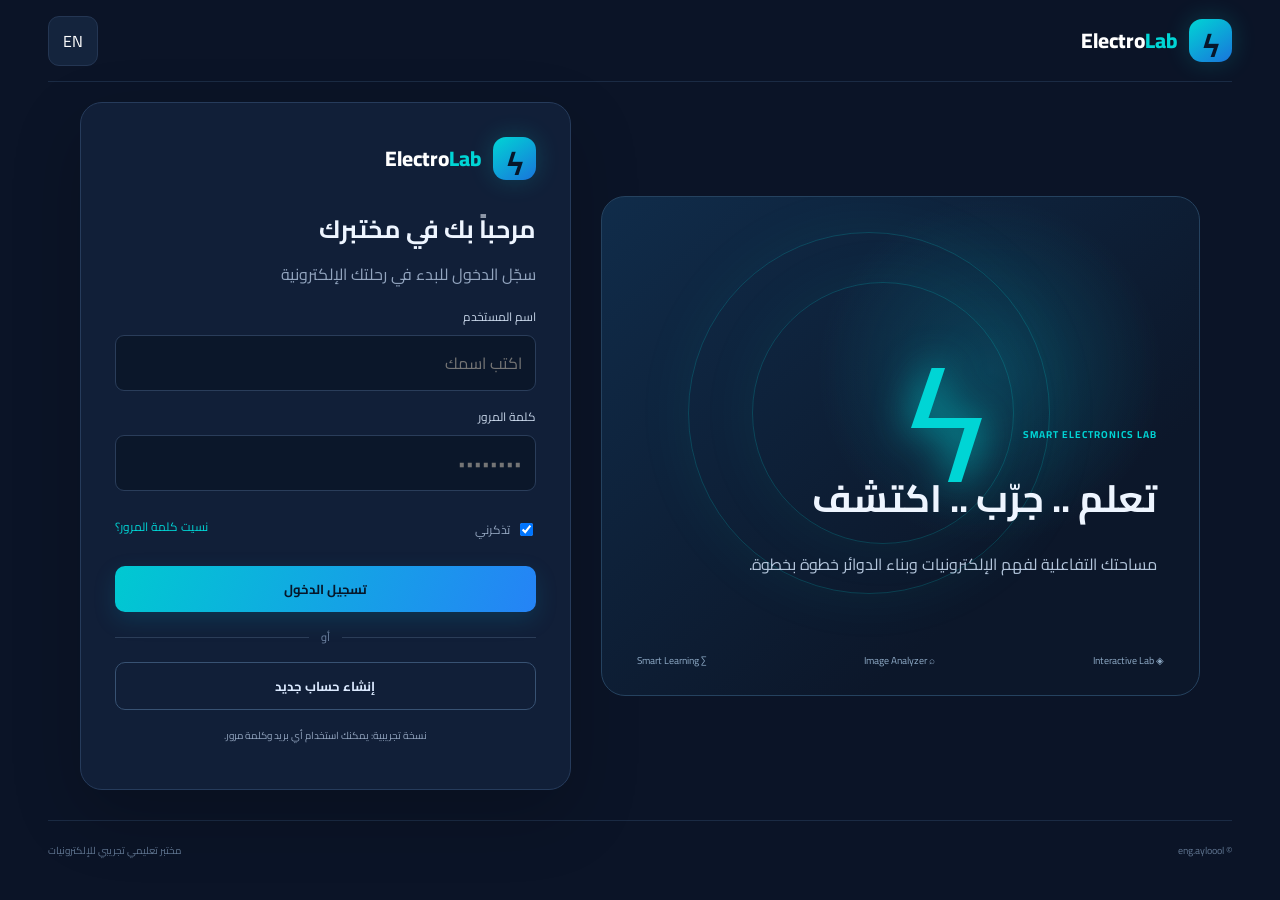
<file: index.html>
<!DOCTYPE html><html lang="ar" dir="rtl"><head><meta charset="UTF-8"><meta http-equiv="refresh" content="0; url=login.html"><meta name="viewport" content="width=device-width, initial-scale=1.0"><title>ElectroLab</title></head><body><p>جاري فتح المشروع... <a href="login.html">اضغط هنا إذا لم يتم التحويل</a></p></body></html>
</file>
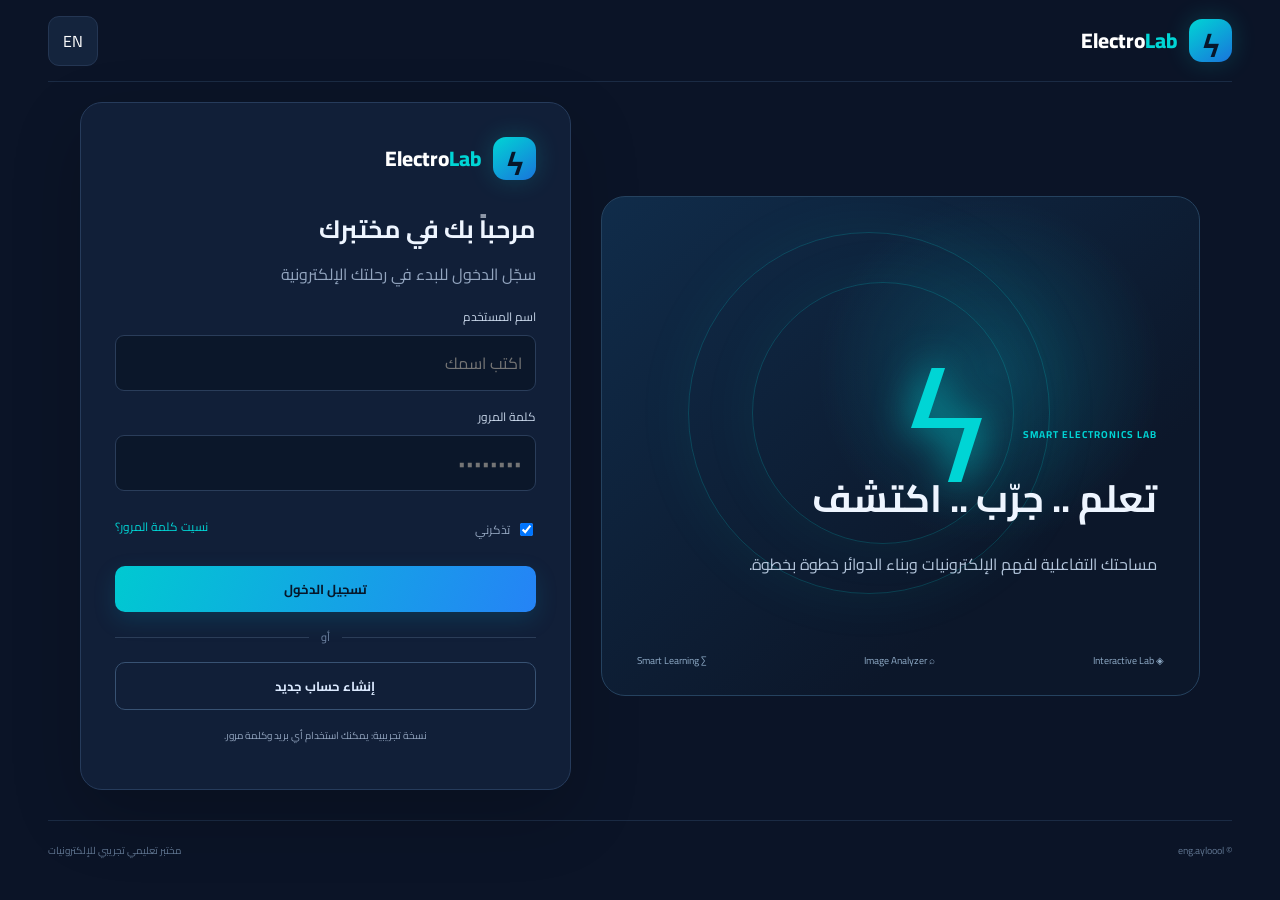
<file: analyzer.html>
<!DOCTYPE html>
<html lang="ar" dir="rtl" data-page="analyzer">
<head>
  <meta charset="UTF-8">
  <meta name="viewport" content="width=device-width, initial-scale=1.0">
  <title>ElectroLab | المختبر الإلكتروني الذكي</title>
  <link rel="stylesheet" href="style.css">
</head>
<body>
  <div class="app-shell">
    <aside class="sidebar" id="sidebar">
      <a class="brand" href="home.html"><span class="brand-mark">ϟ</span><span>Electro<span>Lab</span><small data-i18n="brandSub">المختبر الإلكتروني الذكي</small></span></a>
      <nav><a class="nav-link" href="home.html"><b>⌂</b><span data-i18n="home">home</span></a>
<a class="nav-link" href="lab.html"><b>⌁</b><span data-i18n="lab">lab</span></a>
<a class="nav-link active" href="analyzer.html"><b>⌕</b><span data-i18n="analyzer">analyzer</span></a>
<a class="nav-link" href="experiments.html"><b>⚗</b><span data-i18n="experiments">experiments</span></a>
<a class="nav-link" href="circuit-builder.html"><b>⚡</b><span>محاكي الدوائر</span></a>
<a class="nav-link" href="conductors.html"><b>◈</b><span>الموصلات والعوازل</span></a>
<a class="nav-link" href="current-flow.html"><b>〰</b><span>تدفق التيار</span></a>
<a class="nav-link" href="meters.html"><b>▣</b><span>أجهزة القياس</span></a>
<a class="nav-link" href="laws.html"><b>∑</b><span data-i18n="laws">laws</span></a>
<a class="nav-link" href="quiz.html"><b>☷</b><span data-i18n="quiz">quiz</span></a>
<a class="nav-link" href="profile.html"><b>◉</b><span data-i18n="profile">profile</span></a></nav>
      <div class="side-bottom"><div class="online-dot"></div><span data-i18n="ready">المختبر جاهز للتجربة</span></div>
    </aside>
    <main class="main">
      <header class="topbar">
        <button class="mobile-menu" id="mobileMenu">☰</button>
        <div><div class="eyebrow" data-i18n="workspace">مساحة التعلم والتجربة</div><div class="page-heading" id="pageHeading" data-i18n="analyzer">analyzer</div></div>
        <div class="top-actions"><button class="lang-btn" id="langToggle">EN</button><div class="avatar" id="avatar">E</div></div>
      </header>
      <section class="page active">
        <div class="section-title"><div><h2 data-i18n="analyzerTitle">حلّل صورتك الإلكترونية</h2><p class="muted" data-i18n="analyzerIntro">ارفع صورة تحتوي على مكونات أو دائرة إلكترونية.</p></div></div>
        <div class="analyzer-layout"><div class="panel upload-panel"><div class="upload-zone" id="uploadZone"><div class="upload-icon">⇧</div><h3 data-i18n="uploadTitle">ارفع صورة إلكترونية</h3><p class="muted" data-i18n="uploadHint">اسحب الصورة هنا أو اخترها من جهازك</p><input type="file" id="imageInput" accept="image/*"><button class="outline" onclick="document.getElementById('imageInput').click()" data-i18n="chooseImage">اختيار صورة</button></div><img id="imagePreview" class="image-preview" alt="Preview" hidden><button id="analyzeBtn" class="primary full" disabled data-i18n="analyze">تحليل الصورة</button></div><div class="panel analysis-panel"><h3 data-i18n="analysisResult">نتيجة التحليل</h3><div id="analysisOutput" class="empty-state"><div class="empty-icon">⌕</div><p data-i18n="analysisEmpty">ستظهر هنا المكونات التي تم التعرف عليها.</p></div><p class="notice" data-i18n="analyzerLimit">ملاحظة: هذه نسخة أولية تجريبية؛ التعرف هنا يعتمد على أسماء المكونات الشائعة، وليس نموذج ذكاء اصطناعي مدرّباً. لا ترفع صوراً شخصية أو حساسة.</p></div></div>
      </section>
      <footer><span>© eng.ayloool</span><span data-i18n="footer">مختبر تعليمي تجريبي للإلكترونيات</span></footer>
    </main>
  </div>
  <div class="toast" id="toast"></div>
  <script src="app.js"></script>
</body></html>
</file>
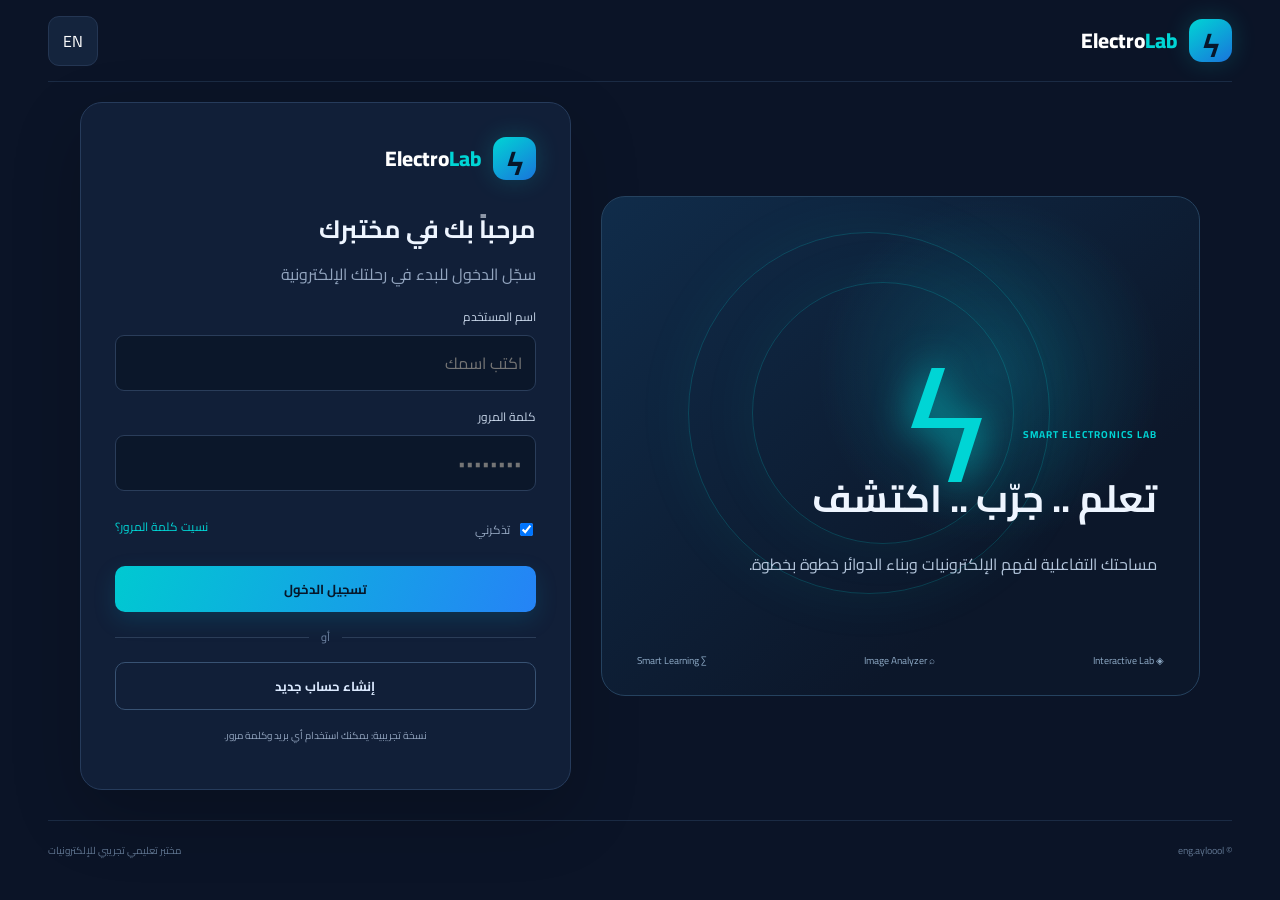
<file: circuit-builder.html>
<!DOCTYPE html><html lang="ar" dir="rtl" data-page="circuit-builder"><head><meta charset="UTF-8"><meta name="viewport" content="width=device-width,initial-scale=1"><title>ElectroLab | محاكي بناء الدوائر</title><link rel="stylesheet" href="style.css"><link rel="stylesheet" href="simulations.css"></head><body><div class="app-shell"><aside class="sidebar" id="sidebar"><a class="brand" href="home.html"><span class="brand-mark">ϟ</span><span>Electro<span>Lab</span><small>المختبر الإلكتروني الذكي</small></span></a><nav><a class="nav-link" href="home.html"><b>⌂</b><span>الرئيسية</span></a><a class="nav-link" href="lab.html"><b>⌁</b><span>المختبر الافتراضي</span></a><a class="nav-link" href="experiments.html"><b>⚗</b><span>التجارب</span></a><a class="nav-link" href="circuit-builder.html"><b>⚡</b><span>محاكي الدوائر</span></a><a class="nav-link" href="conductors.html"><b>◈</b><span>الموصلات والعوازل</span></a><a class="nav-link" href="current-flow.html"><b>〰</b><span>تدفق التيار</span></a><a class="nav-link" href="meters.html"><b>▣</b><span>أجهزة القياس</span></a><a class="nav-link" href="laws.html"><b>∑</b><span>القوانين</span></a><a class="nav-link" href="quiz.html"><b>☷</b><span>الاختبارات</span></a><a class="nav-link" href="profile.html"><b>◉</b><span>الملف الشخصي</span></a></nav><div class="side-bottom"><div class="online-dot"></div><span>المختبر جاهز للتجربة</span></div></aside><main class="main"><header class="topbar"><button class="mobile-menu" id="mobileMenu">☰</button><div><div class="eyebrow">مساحة التعلم والتجربة</div><div class="page-heading" id="pageHeading">محاكي بناء الدوائر</div></div><div class="top-actions"><button class="lang-btn" id="langToggle">EN</button><div class="avatar" id="avatar">E</div></div></header><section class="page active"><div class="section-title"><div><h2>ابنِ دائرتك بنفسك</h2><p class="muted">أضف المكونات ثم شغّل الدائرة. جرّب دائرة بطارية + مقاومة + LED + أسلاك.</p></div><button class="outline" id="resetCircuit">إعادة ضبط</button></div><div class="sim-layout"><div class="panel"><h3>المكونات</h3><div class="sim-parts"><button data-add="battery">🔋 بطارية</button><button data-add="resistor">〰 مقاومة</button><button data-add="led">🔴 LED</button><button data-add="switch">⏻ مفتاح</button><button data-add="wire">➖ سلك</button></div><p class="muted small">اضغط لإضافة المكوّن إلى لوحة العمل.</p></div><div class="panel"><div class="sim-board-head"><h3>لوحة الدائرة</h3><span class="live-label"><i></i> LIVE SIMULATION</span></div><div class="circuit-canvas" id="circuitCanvas"><div class="circuit-empty" id="circuitEmpty">ابدأ بإضافة المكونات من القائمة</div></div><div class="sim-actions"><button class="primary" id="runSim">▶ تشغيل الدائرة</button><span id="circuitStatus" class="result-text">الدائرة متوقفة</span></div></div></div><div class="panel learning-note"><b>ماذا تتعلم؟</b><p>لا يكفي وجود المكونات فقط؛ يجب أن تتصل في مسار مغلق، مع مقاومة مناسبة لحماية LED.</p></div></section><footer><span>© eng.ayloool</span><span>مختبر تعليمي تجريبي للإلكترونيات</span></footer></main></div><div class="toast" id="toast"></div><script src="app.js"></script><script src="circuit-sim.js"></script></body></html>
</file>
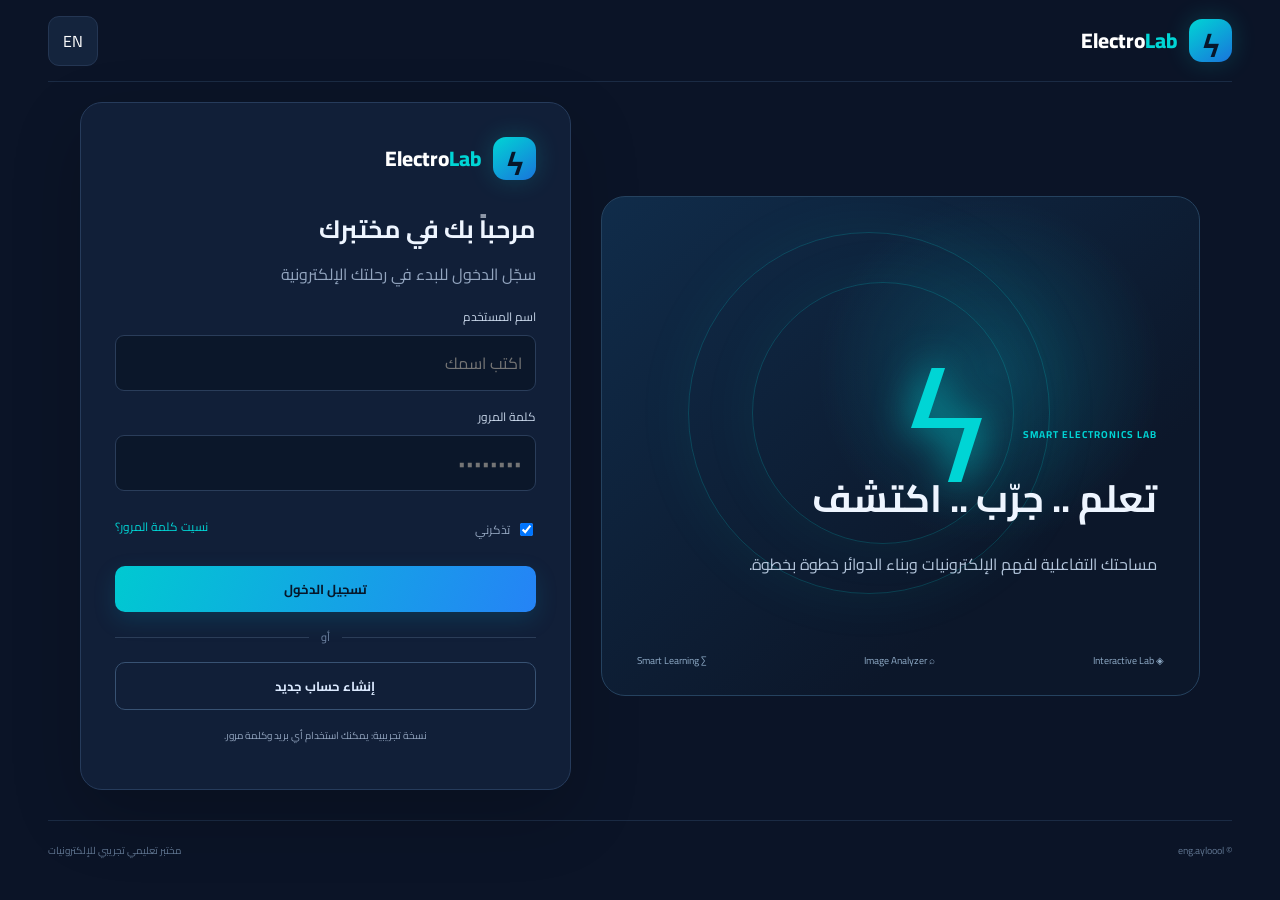
<file: conductors.html>
<!DOCTYPE html><html lang="ar" dir="rtl" data-page="conductors"><head><meta charset="UTF-8"><meta name="viewport" content="width=device-width,initial-scale=1"><title>ElectroLab | مختبر الموصلات والعوازل</title><link rel="stylesheet" href="style.css"><link rel="stylesheet" href="simulations.css"></head><body><div class="app-shell"><aside class="sidebar" id="sidebar"><a class="brand" href="home.html"><span class="brand-mark">ϟ</span><span>Electro<span>Lab</span><small>المختبر الإلكتروني الذكي</small></span></a><nav><a class="nav-link" href="home.html"><b>⌂</b><span>الرئيسية</span></a><a class="nav-link" href="lab.html"><b>⌁</b><span>المختبر الافتراضي</span></a><a class="nav-link" href="experiments.html"><b>⚗</b><span>التجارب</span></a><a class="nav-link" href="circuit-builder.html"><b>⚡</b><span>محاكي الدوائر</span></a><a class="nav-link" href="conductors.html"><b>◈</b><span>الموصلات والعوازل</span></a><a class="nav-link" href="current-flow.html"><b>〰</b><span>تدفق التيار</span></a><a class="nav-link" href="meters.html"><b>▣</b><span>أجهزة القياس</span></a><a class="nav-link" href="laws.html"><b>∑</b><span>القوانين</span></a><a class="nav-link" href="quiz.html"><b>☷</b><span>الاختبارات</span></a><a class="nav-link" href="profile.html"><b>◉</b><span>الملف الشخصي</span></a></nav><div class="side-bottom"><div class="online-dot"></div><span>المختبر جاهز للتجربة</span></div></aside><main class="main"><header class="topbar"><button class="mobile-menu" id="mobileMenu">☰</button><div><div class="eyebrow">مساحة التعلم والتجربة</div><div class="page-heading" id="pageHeading">مختبر الموصلات والعوازل</div></div><div class="top-actions"><button class="lang-btn" id="langToggle">EN</button><div class="avatar" id="avatar">E</div></div></header><section class="page active"><div class="section-title"><div><h2>هل تسمح المادة بمرور التيار؟</h2><p class="muted">اختر مادة وضعها في الفجوة الكهربائية، ثم اختبر الدائرة.</p></div></div><div class="sim-layout"><div class="panel"><h3>اختر مادة</h3><div class="material-grid"><button data-material="copper" data-conduct="yes">🟠 النحاس</button><button data-material="aluminum" data-conduct="yes">🥫 الألمنيوم</button><button data-material="iron" data-conduct="yes">🔩 الحديد</button><button data-material="plastic" data-conduct="no">🧩 البلاستيك</button><button data-material="rubber" data-conduct="no">⚫ المطاط</button><button data-material="wood" data-conduct="no">🪵 الخشب الجاف</button><button data-material="glass" data-conduct="no">🔷 الزجاج</button><button data-material="graphite" data-conduct="yes">✏️ الجرافيت</button></div></div><div class="panel"><h3>اختبار الدائرة</h3><div class="conductor-scene"><div class="battery-illustration">🔋</div><div class="test-gap"><span>طرف 1</span><b id="testMaterial">؟</b><span>طرف 2</span></div><div class="bulb" id="testBulb">💡</div></div><button class="primary" id="testMaterialBtn">اختبر المادة</button><div class="result-panel" id="materialResult">اختر مادة أولاً ثم اضغط اختبار.</div></div></div><div class="panel learning-note"><b>قاعدة علمية</b><p>الموصل يسمح بانتقال الشحنات بسهولة نسبية، أما العازل فيقاوم حركة الشحنات. تختلف الموصلية باختلاف نوع المادة ودرجة حرارتها.</p></div></section><footer><span>© eng.ayloool</span><span>مختبر تعليمي تجريبي للإلكترونيات</span></footer></main></div><div class="toast" id="toast"></div><script src="app.js"></script><script src="conductors-sim.js"></script></body></html>
</file>
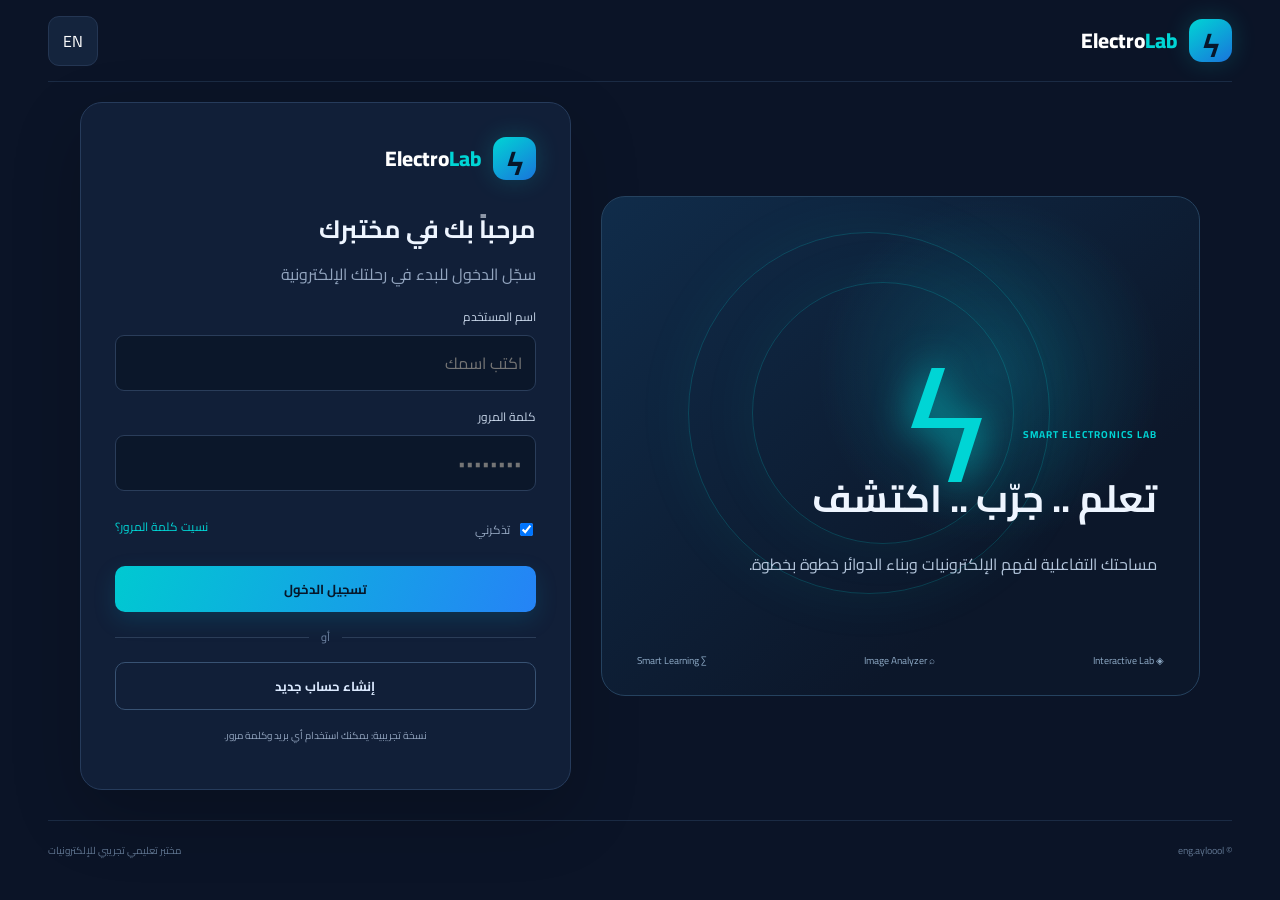
<file: current-flow.html>
<!DOCTYPE html><html lang="ar" dir="rtl" data-page="current-flow"><head><meta charset="UTF-8"><meta name="viewport" content="width=device-width,initial-scale=1"><title>ElectroLab | محاكاة تدفق التيار</title><link rel="stylesheet" href="style.css"><link rel="stylesheet" href="simulations.css"></head><body><div class="app-shell"><aside class="sidebar" id="sidebar"><a class="brand" href="home.html"><span class="brand-mark">ϟ</span><span>Electro<span>Lab</span><small>المختبر الإلكتروني الذكي</small></span></a><nav><a class="nav-link" href="home.html"><b>⌂</b><span>الرئيسية</span></a><a class="nav-link" href="lab.html"><b>⌁</b><span>المختبر الافتراضي</span></a><a class="nav-link" href="experiments.html"><b>⚗</b><span>التجارب</span></a><a class="nav-link" href="circuit-builder.html"><b>⚡</b><span>محاكي الدوائر</span></a><a class="nav-link" href="conductors.html"><b>◈</b><span>الموصلات والعوازل</span></a><a class="nav-link" href="current-flow.html"><b>〰</b><span>تدفق التيار</span></a><a class="nav-link" href="meters.html"><b>▣</b><span>أجهزة القياس</span></a><a class="nav-link" href="laws.html"><b>∑</b><span>القوانين</span></a><a class="nav-link" href="quiz.html"><b>☷</b><span>الاختبارات</span></a><a class="nav-link" href="profile.html"><b>◉</b><span>الملف الشخصي</span></a></nav><div class="side-bottom"><div class="online-dot"></div><span>المختبر جاهز للتجربة</span></div></aside><main class="main"><header class="topbar"><button class="mobile-menu" id="mobileMenu">☰</button><div><div class="eyebrow">مساحة التعلم والتجربة</div><div class="page-heading" id="pageHeading">محاكاة تدفق التيار</div></div><div class="top-actions"><button class="lang-btn" id="langToggle">EN</button><div class="avatar" id="avatar">E</div></div></header><section class="page active"><div class="section-title"><div><h2>شاهد تأثير الجهد والمقاومة</h2><p class="muted">حرّك المؤشرات ولاحظ تغير التيار وفق قانون أوم.</p></div></div><div class="panel flow-panel"><div class="flow-controls"><label>الجهد الكهربائي <strong><span id="voltageValue">12</span> V</strong><input id="voltageSlider" type="range" min="1" max="24" value="12"></label><label>المقاومة <strong><span id="resistanceValue">6</span> Ω</strong><input id="resistanceSlider" type="range" min="1" max="24" value="6"></label></div><div class="flow-visual"><div class="pipe-label">مصدر الجهد</div><div class="flow-track"><div class="flow-particles" id="flowParticles"></div><div class="flow-resistor">Ω</div></div><div class="pipe-label">الحمل الكهربائي</div></div><div class="flow-results"><div><small>التيار I</small><strong id="currentValue">2.00 A</strong></div><div><small>القدرة P</small><strong id="powerValue">24.00 W</strong></div><div><small>القانون</small><strong>I = V ÷ R</strong></div></div><p id="flowExplanation" class="result-panel">عند 12 فولت و6 أوم يكون التيار 2 أمبير.</p></div><div class="panel learning-note"><b>جرّب بنفسك</b><p>ثبّت الجهد وزد المقاومة: ماذا يحدث للتيار؟ ثم ثبّت المقاومة وزد الجهد. قارن النتيجتين.</p></div></section><footer><span>© eng.ayloool</span><span>مختبر تعليمي تجريبي للإلكترونيات</span></footer></main></div><div class="toast" id="toast"></div><script src="app.js"></script><script src="flow-sim.js"></script></body></html>
</file>
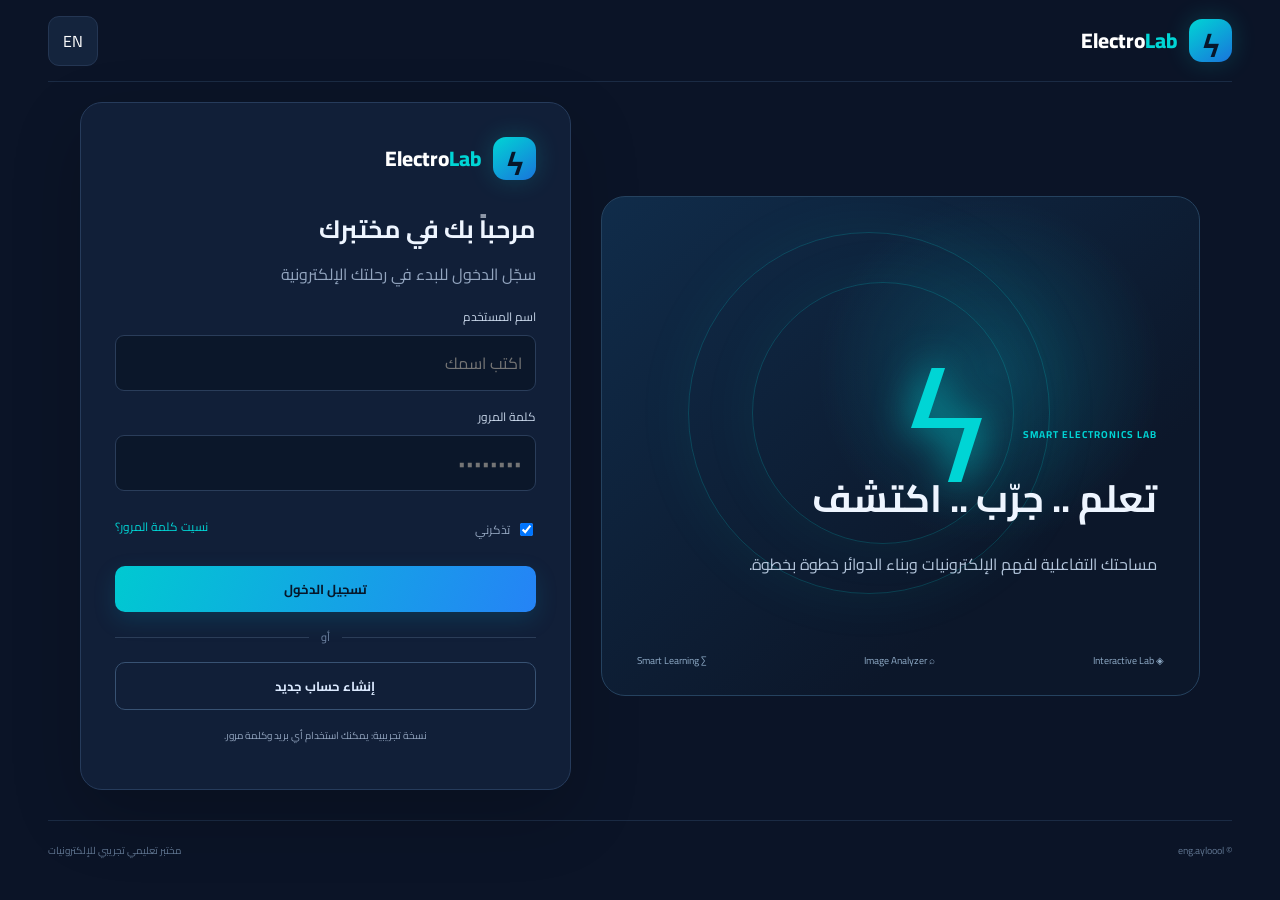
<file: experiments.html>
<!DOCTYPE html>
<html lang="ar" dir="rtl" data-page="experiments">
<head>
  <meta charset="UTF-8">
  <meta name="viewport" content="width=device-width, initial-scale=1.0">
  <title>ElectroLab | المختبر الإلكتروني الذكي</title>
  <link rel="stylesheet" href="style.css">
</head>
<body>
  <div class="app-shell">
    <aside class="sidebar" id="sidebar">
      <a class="brand" href="home.html"><span class="brand-mark">ϟ</span><span>Electro<span>Lab</span><small data-i18n="brandSub">المختبر الإلكتروني الذكي</small></span></a>
      <nav><a class="nav-link" href="home.html"><b>⌂</b><span data-i18n="home">home</span></a>
<a class="nav-link" href="lab.html"><b>⌁</b><span data-i18n="lab">lab</span></a>
<a class="nav-link" href="analyzer.html"><b>⌕</b><span data-i18n="analyzer">analyzer</span></a>
<a class="nav-link active" href="experiments.html"><b>⚗</b><span data-i18n="experiments">experiments</span></a>
<a class="nav-link" href="circuit-builder.html"><b>⚡</b><span>محاكي الدوائر</span></a>
<a class="nav-link" href="conductors.html"><b>◈</b><span>الموصلات والعوازل</span></a>
<a class="nav-link" href="current-flow.html"><b>〰</b><span>تدفق التيار</span></a>
<a class="nav-link" href="meters.html"><b>▣</b><span>أجهزة القياس</span></a>
<a class="nav-link" href="laws.html"><b>∑</b><span data-i18n="laws">laws</span></a>
<a class="nav-link" href="quiz.html"><b>☷</b><span data-i18n="quiz">quiz</span></a>
<a class="nav-link" href="profile.html"><b>◉</b><span data-i18n="profile">profile</span></a></nav>
      <div class="side-bottom"><div class="online-dot"></div><span data-i18n="ready">المختبر جاهز للتجربة</span></div>
    </aside>
    <main class="main">
      <header class="topbar">
        <button class="mobile-menu" id="mobileMenu">☰</button>
        <div><div class="eyebrow" data-i18n="workspace">مساحة التعلم والتجربة</div><div class="page-heading" id="pageHeading" data-i18n="experiments">experiments</div></div>
        <div class="top-actions"><button class="lang-btn" id="langToggle">EN</button><div class="avatar" id="avatar">E</div></div>
      </header>
      <section class="page active">
        <div class="section-title"><div><h2 data-i18n="experimentsTitle">تعلّم بالتجربة</h2><p class="muted" data-i18n="experimentsIntro">اختر تجربة لعرض خطواتها ونتيجتها التعليمية.</p></div></div>
        <div class="experiment-grid">
          <article class="experiment-card"><div class="experiment-visual led-visual">＋ ── ▷ LED</div><div class="experiment-content"><span class="tag">01 · BEGINNER</span><h3 data-i18n="expLed">تشغيل مصباح LED</h3><p data-i18n="expLedDesc">تعرف على توصيل LED مع بطارية ومقاومة حماية.</p><button class="outline" onclick="openExperiment('led')" data-i18n="viewSteps">عرض الخطوات</button></div></article>
          <article class="experiment-card"><div class="experiment-visual ohm-visual">V = I × R</div><div class="experiment-content"><span class="tag">02 · BASIC</span><h3 data-i18n="expOhm">قانون أوم</h3><p data-i18n="expOhmDesc">اكتشف العلاقة بين الجهد والتيار والمقاومة.</p><button class="outline" onclick="openExperiment('ohm')" data-i18n="viewSteps">عرض الخطوات</button></div></article>
          <article class="experiment-card"><div class="experiment-visual series-visual">R₁ ─ R₂ ─ R₃</div><div class="experiment-content"><span class="tag">03 · CIRCUITS</span><h3 data-i18n="expSeries">التوصيل على التوالي والتوازي</h3><p data-i18n="expSeriesDesc">قارن مسار التيار في نوعي التوصيل.</p><button class="outline" onclick="openExperiment('series')" data-i18n="viewSteps">عرض الخطوات</button></div></article>
        </div><div class="panel experiment-detail" id="experimentDetail"><h3 data-i18n="selectExperiment">اختر تجربة لعرض تفاصيلها</h3></div>
      </section>
      <footer><span>© eng.ayloool</span><span data-i18n="footer">مختبر تعليمي تجريبي للإلكترونيات</span></footer>
    </main>
  </div>
  <div class="toast" id="toast"></div>
  <script src="app.js"></script>
</body></html>
</file>
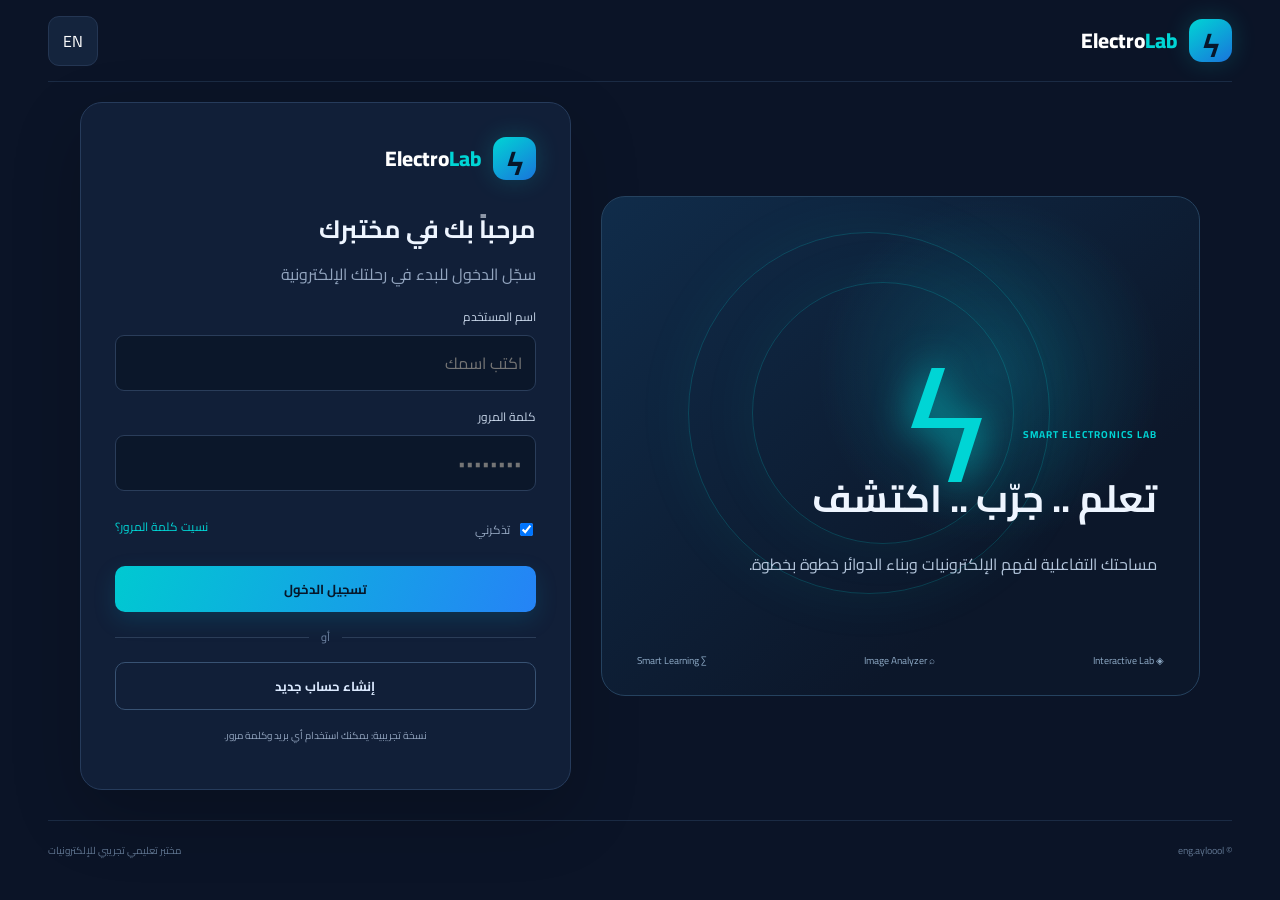
<file: home.html>
<!DOCTYPE html>
<html lang="ar" dir="rtl" data-page="home">
<head>
  <meta charset="UTF-8">
  <meta name="viewport" content="width=device-width, initial-scale=1.0">
  <title>ElectroLab | المختبر الإلكتروني الذكي</title>
  <link rel="stylesheet" href="style.css">
</head>
<body>
  <div class="app-shell">
    <aside class="sidebar" id="sidebar">
      <a class="brand" href="home.html"><span class="brand-mark">ϟ</span><span>Electro<span>Lab</span><small data-i18n="brandSub">المختبر الإلكتروني الذكي</small></span></a>
      <nav><a class="nav-link active" href="home.html"><b>⌂</b><span data-i18n="home">home</span></a>
<a class="nav-link" href="lab.html"><b>⌁</b><span data-i18n="lab">lab</span></a>
<a class="nav-link" href="analyzer.html"><b>⌕</b><span data-i18n="analyzer">analyzer</span></a>
<a class="nav-link" href="experiments.html"><b>⚗</b><span data-i18n="experiments">experiments</span></a>
<a class="nav-link" href="circuit-builder.html"><b>⚡</b><span>محاكي الدوائر</span></a>
<a class="nav-link" href="conductors.html"><b>◈</b><span>الموصلات والعوازل</span></a>
<a class="nav-link" href="current-flow.html"><b>〰</b><span>تدفق التيار</span></a>
<a class="nav-link" href="meters.html"><b>▣</b><span>أجهزة القياس</span></a>
<a class="nav-link" href="laws.html"><b>∑</b><span data-i18n="laws">laws</span></a>
<a class="nav-link" href="quiz.html"><b>☷</b><span data-i18n="quiz">quiz</span></a>
<a class="nav-link" href="profile.html"><b>◉</b><span data-i18n="profile">profile</span></a></nav>
      <div class="side-bottom"><div class="online-dot"></div><span data-i18n="ready">المختبر جاهز للتجربة</span></div>
    </aside>
    <main class="main">
      <header class="topbar">
        <button class="mobile-menu" id="mobileMenu">☰</button>
        <div><div class="eyebrow" data-i18n="workspace">مساحة التعلم والتجربة</div><div class="page-heading" id="pageHeading" data-i18n="home">home</div></div>
        <div class="top-actions"><button class="lang-btn" id="langToggle">EN</button><div class="avatar" id="avatar">E</div></div>
      </header>
      <section class="page active">
        <div class="hero-banner"><div><span class="tag" data-i18n="welcomeBack">مرحباً بك في ElectroLab</span><h1 data-i18n="homeHero">اكتشف عالم الإلكترونيات</h1><p data-i18n="homeDesc">تعلم المفاهيم، ابنِ الدوائر، واختبر أفكارك في بيئة آمنة وتفاعلية.</p><button class="primary" onclick="window.location.href='lab.html'" data-i18n="startLab">ابدأ التجربة <span>←</span></button></div><div class="hero-symbol">ϟ</div></div>
        <div class="section-title"><div><h2 data-i18n="explore">استكشف المختبر</h2><p class="muted" data-i18n="exploreHint">اختر القسم الذي تريد البدء منه</p></div></div>
        <div class="feature-grid">
          <article class="feature-card" onclick="window.location.href='lab.html'"><div class="feature-icon cyan">⌁</div><h3 data-i18n="lab">المختبر الافتراضي</h3><p data-i18n="labDesc">ركّب المكونات وشغّل دائرتك الإلكترونية.</p><span class="card-arrow">↗</span></article>
          <article class="feature-card" onclick="window.location.href='analyzer.html'"><div class="feature-icon blue">⌕</div><h3 data-i18n="analyzer">محلل الصور الذكي</h3><p data-i18n="analyzerDesc">ارفع صورة إلكترونية وتعرّف على مكوناتها.</p><span class="card-arrow">↗</span></article>
          <article class="feature-card" onclick="window.location.href='experiments.html'"><div class="feature-icon purple">⚗</div><h3 data-i18n="experiments">التجارب الإلكترونية</h3><p data-i18n="experimentsDesc">نفّذ تجارب تعليمية خطوة بخطوة.</p><span class="card-arrow">↗</span></article>
          <article class="feature-card" onclick="window.location.href='circuit-builder.html'"><div class="feature-icon cyan">⚡</div><h3>محاكي بناء الدوائر</h3><p>اسحب المكونات ووصلها وشاهد الدائرة تعمل.</p><span class="card-arrow">↗</span></article>
          <article class="feature-card" onclick="window.location.href='conductors.html'"><div class="feature-icon green">◈</div><h3>الموصلات والعوازل</h3><p>اختبر المواد واكتشف ما يسمح بمرور التيار.</p><span class="card-arrow">↗</span></article>
          <article class="feature-card" onclick="window.location.href='current-flow.html'"><div class="feature-icon blue">〰</div><h3>محاكاة تدفق التيار</h3><p>غيّر الجهد والمقاومة ولاحظ تغير التيار.</p><span class="card-arrow">↗</span></article>
          <article class="feature-card" onclick="window.location.href='meters.html'"><div class="feature-icon purple">▣</div><h3>مختبر أجهزة القياس</h3><p>تعلّم استخدام الأميتر والفولتميتر والأوميتر.</p><span class="card-arrow">↗</span></article>
          <article class="feature-card" onclick="window.location.href='laws.html'"><div class="feature-icon orange">∑</div><h3 data-i18n="laws">القوانين الإلكترونية</h3><p data-i18n="lawsDesc">افهم القوانين واحسب القيم بسهولة.</p><span class="card-arrow">↗</span></article>
          <article class="feature-card" onclick="window.location.href='quiz.html'"><div class="feature-icon pink">☷</div><h3 data-i18n="quiz">الاختبارات والتحديات</h3><p data-i18n="quizDesc">اختبر معلوماتك واجمع النقاط.</p><span class="card-arrow">↗</span></article>
          <article class="feature-card" onclick="window.location.href='profile.html'"><div class="feature-icon green">◉</div><h3 data-i18n="profile">الملف الشخصي</h3><p data-i18n="profileDesc">تابع إنجازاتك وتقدمك التعليمي.</p><span class="card-arrow">↗</span></article>
        </div>
      </section>
      <footer><span>© eng.ayloool</span><span data-i18n="footer">مختبر تعليمي تجريبي للإلكترونيات</span></footer>
    </main>
  </div>
  <div class="toast" id="toast"></div>
  <script src="app.js"></script>
</body></html>
</file>
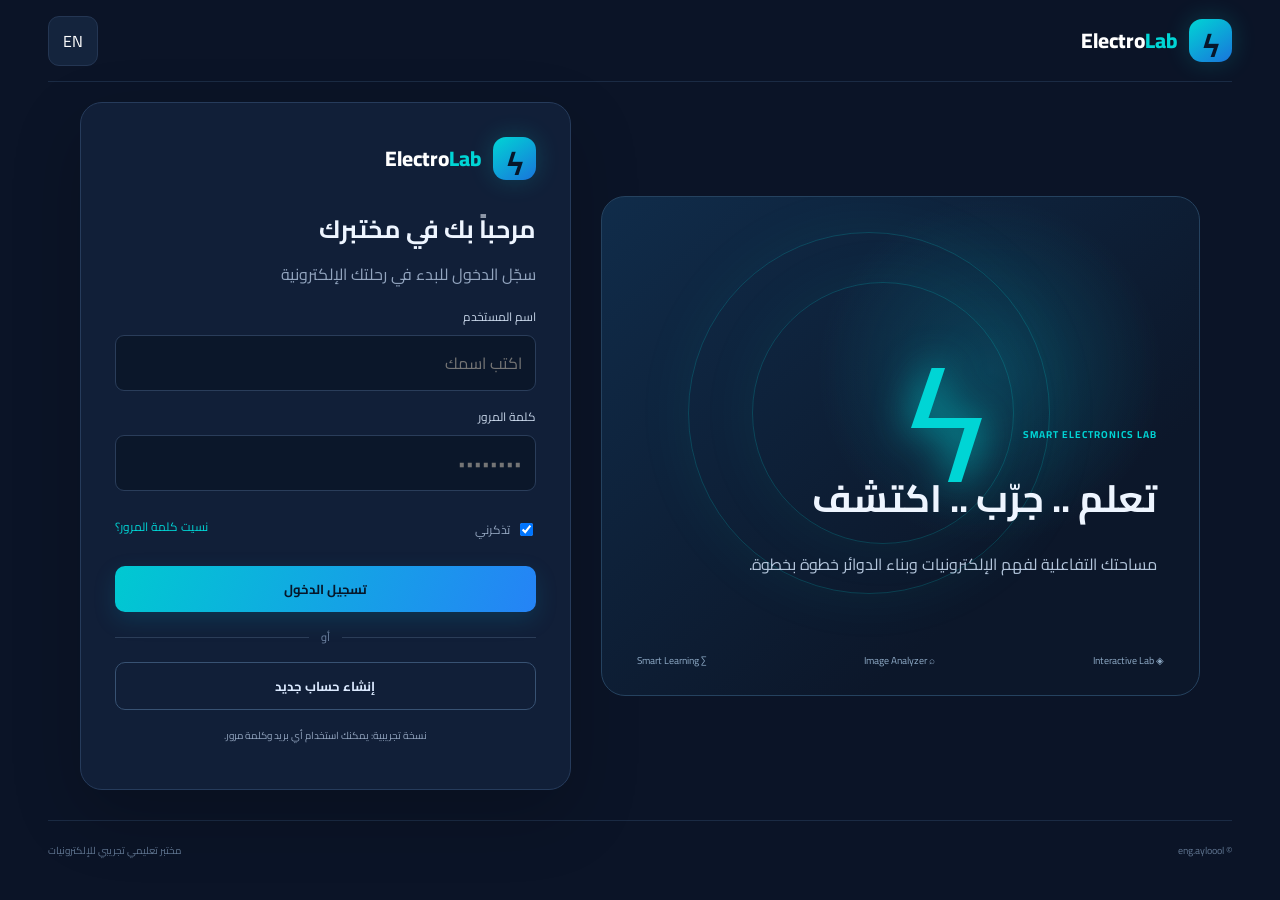
<file: lab.html>
<!DOCTYPE html>
<html lang="ar" dir="rtl" data-page="lab">
<head>
  <meta charset="UTF-8">
  <meta name="viewport" content="width=device-width, initial-scale=1.0">
  <title>ElectroLab | المختبر الإلكتروني الذكي</title>
  <link rel="stylesheet" href="style.css">
</head>
<body>
  <div class="app-shell">
    <aside class="sidebar" id="sidebar">
      <a class="brand" href="home.html"><span class="brand-mark">ϟ</span><span>Electro<span>Lab</span><small data-i18n="brandSub">المختبر الإلكتروني الذكي</small></span></a>
      <nav><a class="nav-link" href="home.html"><b>⌂</b><span data-i18n="home">home</span></a>
<a class="nav-link active" href="lab.html"><b>⌁</b><span data-i18n="lab">lab</span></a>
<a class="nav-link" href="analyzer.html"><b>⌕</b><span data-i18n="analyzer">analyzer</span></a>
<a class="nav-link" href="experiments.html"><b>⚗</b><span data-i18n="experiments">experiments</span></a>
<a class="nav-link" href="circuit-builder.html"><b>⚡</b><span>محاكي الدوائر</span></a>
<a class="nav-link" href="conductors.html"><b>◈</b><span>الموصلات والعوازل</span></a>
<a class="nav-link" href="current-flow.html"><b>〰</b><span>تدفق التيار</span></a>
<a class="nav-link" href="meters.html"><b>▣</b><span>أجهزة القياس</span></a>
<a class="nav-link" href="laws.html"><b>∑</b><span data-i18n="laws">laws</span></a>
<a class="nav-link" href="quiz.html"><b>☷</b><span data-i18n="quiz">quiz</span></a>
<a class="nav-link" href="profile.html"><b>◉</b><span data-i18n="profile">profile</span></a></nav>
      <div class="side-bottom"><div class="online-dot"></div><span data-i18n="ready">المختبر جاهز للتجربة</span></div>
    </aside>
    <main class="main">
      <header class="topbar">
        <button class="mobile-menu" id="mobileMenu">☰</button>
        <div><div class="eyebrow" data-i18n="workspace">مساحة التعلم والتجربة</div><div class="page-heading" id="pageHeading" data-i18n="lab">lab</div></div>
        <div class="top-actions"><button class="lang-btn" id="langToggle">EN</button><div class="avatar" id="avatar">E</div></div>
      </header>
      <section class="page active">
        <div class="section-title"><div><h2 data-i18n="labTitle">مساحة تركيب الدوائر</h2><p class="muted" data-i18n="labIntro">اختر المكونات ثم أضفها إلى لوحة التجارب. هذه محاكاة تعليمية مبسطة.</p></div><button class="outline" id="clearBoard" data-i18n="clear">مسح اللوحة</button></div>
        <div class="lab-layout"><div class="panel component-panel"><h3 data-i18n="components">المكونات</h3><p class="muted small" data-i18n="dragHint">اضغط على المكوّن لإضافته إلى اللوحة</p><div class="component-list">
          <button class="component" data-part="Battery"><span class="part-art battery">＋ −</span><span data-i18n="battery">بطارية</span></button>
          <button class="component" data-part="Resistor"><span class="part-art resistor">〰</span><span data-i18n="resistor">مقاومة</span></button>
          <button class="component" data-part="LED"><span class="part-art led">◉</span><span>LED</span></button>
          <button class="component" data-part="Switch"><span class="part-art switch">⌁</span><span data-i18n="switch">مفتاح</span></button>
          <button class="component" data-part="Capacitor"><span class="part-art capacitor">‖</span><span data-i18n="capacitor">مكثف</span></button>
          <button class="component" data-part="Wire"><span class="part-art wire">／</span><span data-i18n="wire">سلك توصيل</span></button>
        </div></div>
        <div class="panel board-panel"><div class="board-head"><h3 data-i18n="breadboard">لوحة التجارب</h3><span class="live-label"><i></i><span data-i18n="readyState">جاهزة</span></span></div><div class="breadboard" id="breadboard"><div class="rail"></div><div class="board-holes"></div><div class="board-empty" id="boardEmpty" data-i18n="boardEmpty">أضف المكونات من القائمة لبدء بناء دائرتك</div><div class="placed-parts" id="placedParts"></div></div><div class="board-actions"><button class="primary" id="runCircuit" data-i18n="run">تشغيل الدائرة</button><span id="circuitResult" class="result-text" data-i18n="circuitTip">أضف بطارية وLED ومقاومة ثم شغّل الدائرة.</span></div></div></div>
      </section>
      <footer><span>© eng.ayloool</span><span data-i18n="footer">مختبر تعليمي تجريبي للإلكترونيات</span></footer>
    </main>
  </div>
  <div class="toast" id="toast"></div>
  <script src="app.js"></script>
</body></html>
</file>
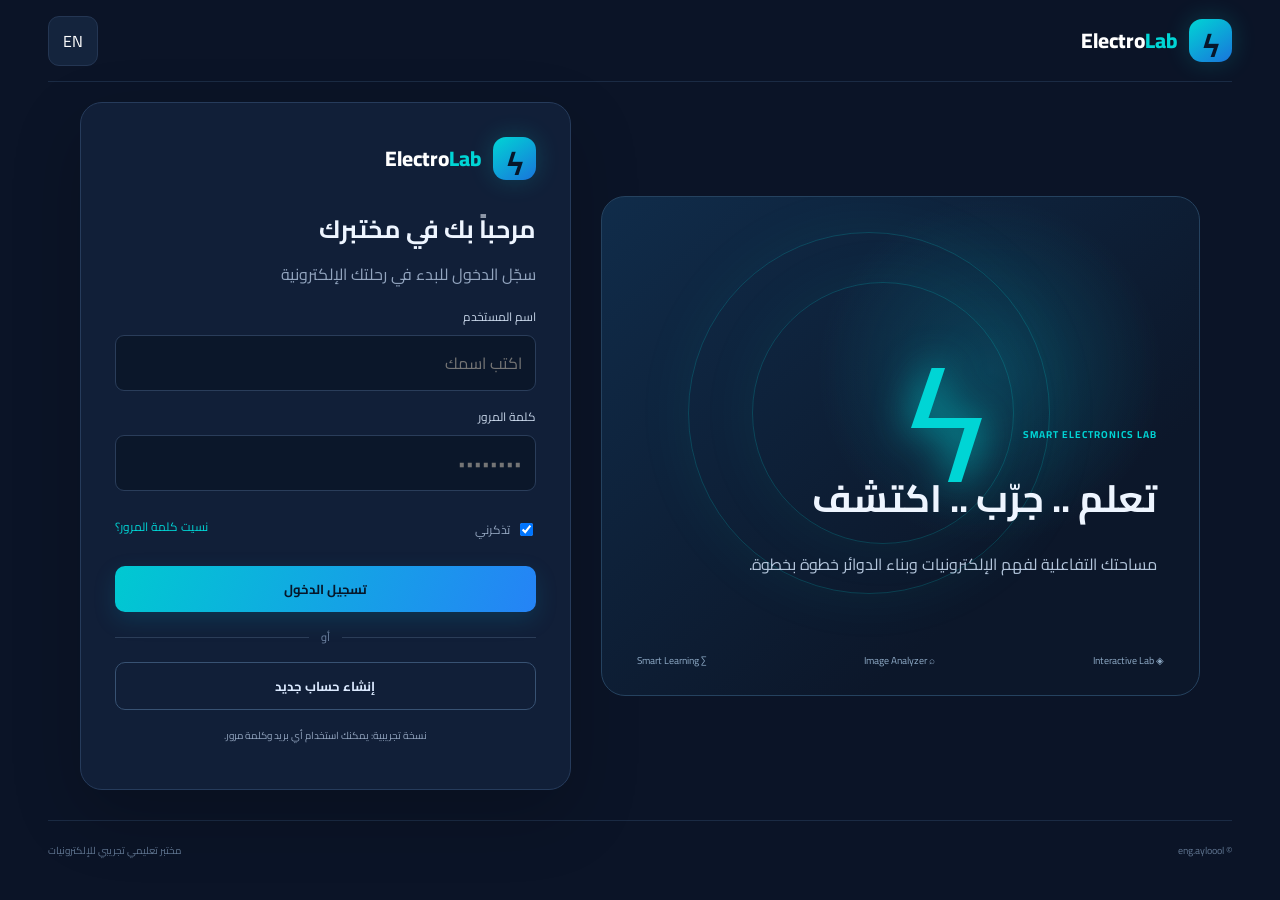
<file: laws.html>
<!DOCTYPE html>
<html lang="ar" dir="rtl" data-page="laws">
<head>
  <meta charset="UTF-8">
  <meta name="viewport" content="width=device-width, initial-scale=1.0">
  <title>ElectroLab | المختبر الإلكتروني الذكي</title>
  <link rel="stylesheet" href="style.css">
</head>
<body>
  <div class="app-shell">
    <aside class="sidebar" id="sidebar">
      <a class="brand" href="home.html"><span class="brand-mark">ϟ</span><span>Electro<span>Lab</span><small data-i18n="brandSub">المختبر الإلكتروني الذكي</small></span></a>
      <nav><a class="nav-link" href="home.html"><b>⌂</b><span data-i18n="home">home</span></a>
<a class="nav-link" href="lab.html"><b>⌁</b><span data-i18n="lab">lab</span></a>
<a class="nav-link" href="analyzer.html"><b>⌕</b><span data-i18n="analyzer">analyzer</span></a>
<a class="nav-link" href="experiments.html"><b>⚗</b><span data-i18n="experiments">experiments</span></a>
<a class="nav-link active" href="laws.html"><b>∑</b><span data-i18n="laws">laws</span></a>
<a class="nav-link" href="quiz.html"><b>☷</b><span data-i18n="quiz">quiz</span></a>
<a class="nav-link" href="profile.html"><b>◉</b><span data-i18n="profile">profile</span></a></nav>
      <div class="side-bottom"><div class="online-dot"></div><span data-i18n="ready">المختبر جاهز للتجربة</span></div>
    </aside>
    <main class="main">
      <header class="topbar">
        <button class="mobile-menu" id="mobileMenu">☰</button>
        <div><div class="eyebrow" data-i18n="workspace">مساحة التعلم والتجربة</div><div class="page-heading" id="pageHeading" data-i18n="laws">laws</div></div>
        <div class="top-actions"><button class="lang-btn" id="langToggle">EN</button><div class="avatar" id="avatar">E</div></div>
      </header>
      <section class="page active">
        <div class="section-title"><div><h2 data-i18n="lawsTitle">مكتبة القوانين الإلكترونية</h2><p class="muted" data-i18n="lawsIntro">اكتشف أكثر من 25 قانوناً إلكترونياً وجرّب حساب القيم بنفسك.</p></div></div>
        <div class="law-toolbar"><div class="law-search-wrap"><span>⌕</span><input id="lawSearch" type="search" placeholder="ابحث عن قانون أو رمز..." aria-label="Search laws"></div><div class="law-count" id="lawCount">28 قانوناً</div></div>
        <div class="law-library" id="lawLibrary"></div>
        <div class="panel law-workbench" id="lawWorkbench">
          <div class="law-workbench-head"><div><span class="tag" data-i18n="interactiveCalc">INTERACTIVE CALCULATOR</span><h3 id="selectedLawTitle">قانون أوم</h3><p class="muted" id="selectedLawDesc">أدخل جميع القيم المعروفة واترك قيمة واحدة فارغة لحسابها.</p></div><div class="law-equation" id="selectedLawEquation">V = I × R</div></div>
          <div id="lawInputs" class="law-input-grid"></div>
          <div class="law-actions"><button class="primary" id="solveLaw" data-i18n="solveLaw">احسب القيمة الناقصة</button><button class="outline" id="resetLaw" data-i18n="resetLaw">مسح القيم</button></div>
          <div class="calc-result" id="lawResult" aria-live="polite">اترك متغيراً واحداً فارغاً ثم اضغط احسب.</div>
          <p class="muted small law-tip" data-i18n="lawTip">ملاحظة: استخدم الوحدات الموضحة بجانب كل متغير، ولا تترك أكثر من خانة فارغة.</p>
        </div>
      </section>
      <footer><span>© eng.ayloool</span><span data-i18n="footer">مختبر تعليمي تجريبي للإلكترونيات</span></footer>
    </main>
  </div>
  <div class="toast" id="toast"></div>
  <script src="app.js"></script>
</body></html>
</file>
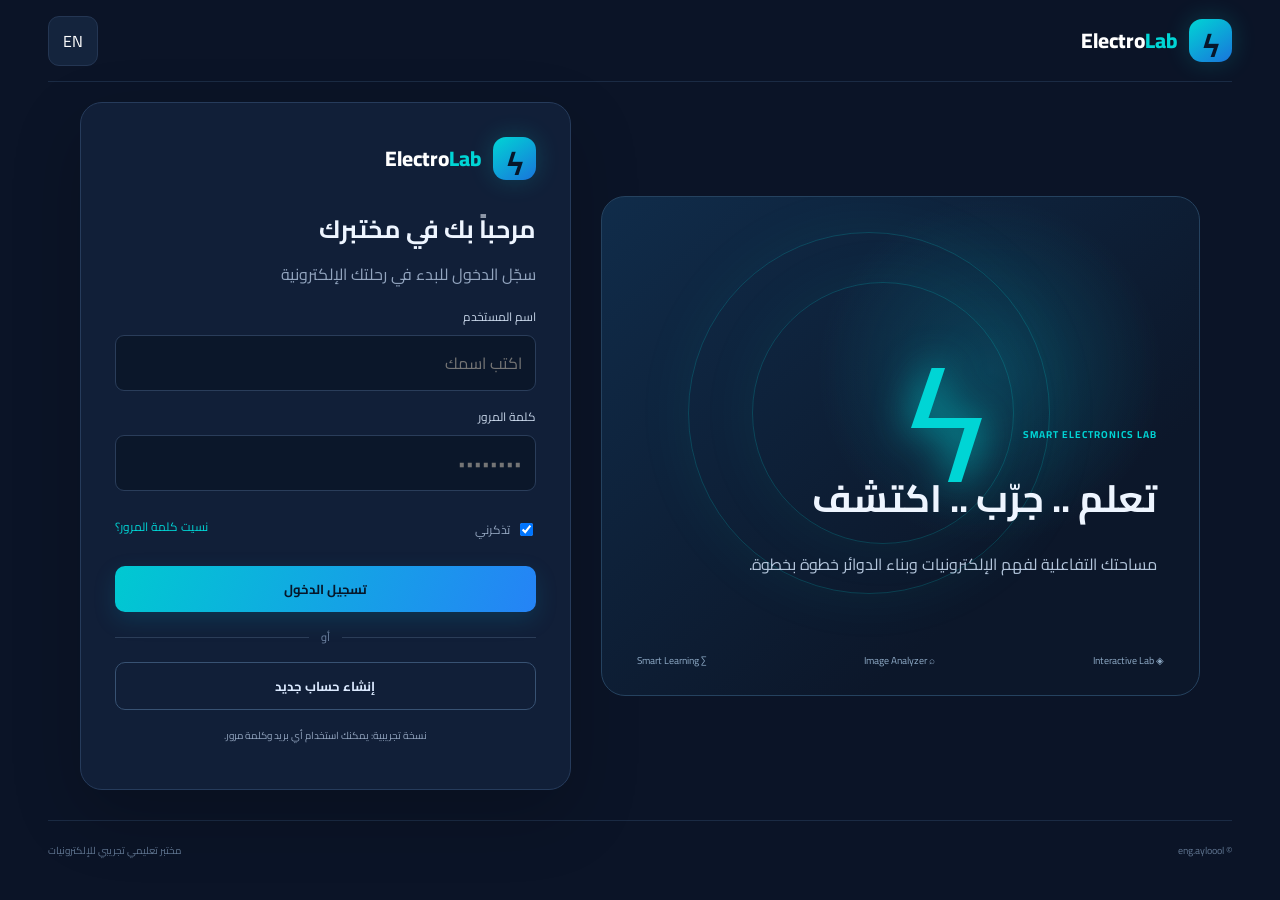
<file: login.html>
<!DOCTYPE html>
<html lang="ar" dir="rtl" data-page="login">
<head>
  <meta charset="UTF-8">
  <meta name="viewport" content="width=device-width, initial-scale=1.0">
  <title>ElectroLab | المختبر الإلكتروني الذكي</title>
  <link rel="stylesheet" href="style.css">
</head>
<body>
  <main class="main auth-main"><header class="auth-topbar"><a class="brand" href="login.html"><span class="brand-mark">ϟ</span><span>Electro<span>Lab</span></span></a><button class="lang-btn" id="langToggle">EN</button></header><section class="page active" id="loginPage">
        <div class="login-layout">
          <div class="login-art"><div class="circuit-orbit">ϟ</div><div class="login-art-copy"><span class="tag">SMART ELECTRONICS LAB</span><h1 data-i18n="heroTitle">تعلم .. جرّب .. اكتشف</h1><p data-i18n="heroDesc">مساحتك التفاعلية لفهم الإلكترونيات وبناء الدوائر خطوة بخطوة.</p></div><div class="mini-features"><span>◈ Interactive Lab</span><span>⌕ Image Analyzer</span><span>∑ Smart Learning</span></div></div>
          <div class="login-card"><a class="brand login-brand"><span class="brand-mark">ϟ</span><span>Electro<span>Lab</span></span></a><h2 data-i18n="welcome">مرحباً بك في مختبرك</h2><p class="muted" data-i18n="loginHint">سجّل الدخول للبدء في رحلتك الإلكترونية</p>
            <form id="loginForm"><label data-i18n="userName">اسم المستخدم</label><input id="loginName" type="text" placeholder="اكتب اسمك" required><label data-i18n="password">كلمة المرور</label><input id="loginPassword" type="password" placeholder="••••••••" required><div class="form-row"><label class="check"><input type="checkbox" checked> <span data-i18n="remember">تذكرني</span></label><a href="#" class="text-link" data-i18n="forgot">نسيت كلمة المرور؟</a></div><button class="primary full" type="submit" data-i18n="login">تسجيل الدخول</button></form>
            <div class="or"><span data-i18n="or">أو</span></div><button class="outline full" id="showRegister" data-i18n="createAccount">إنشاء حساب جديد</button><p class="tiny muted" data-i18n="demoNote">نسخة تجريبية: يمكنك استخدام أي بريد وكلمة مرور.</p>
          </div>
        </div>
      </section>
    <footer><span>© eng.ayloool</span><span data-i18n="footer">مختبر تعليمي تجريبي للإلكترونيات</span></footer>
  </main>
  <div class="toast" id="toast"></div>
  <script src="app.js"></script>
</body></html>
</file>
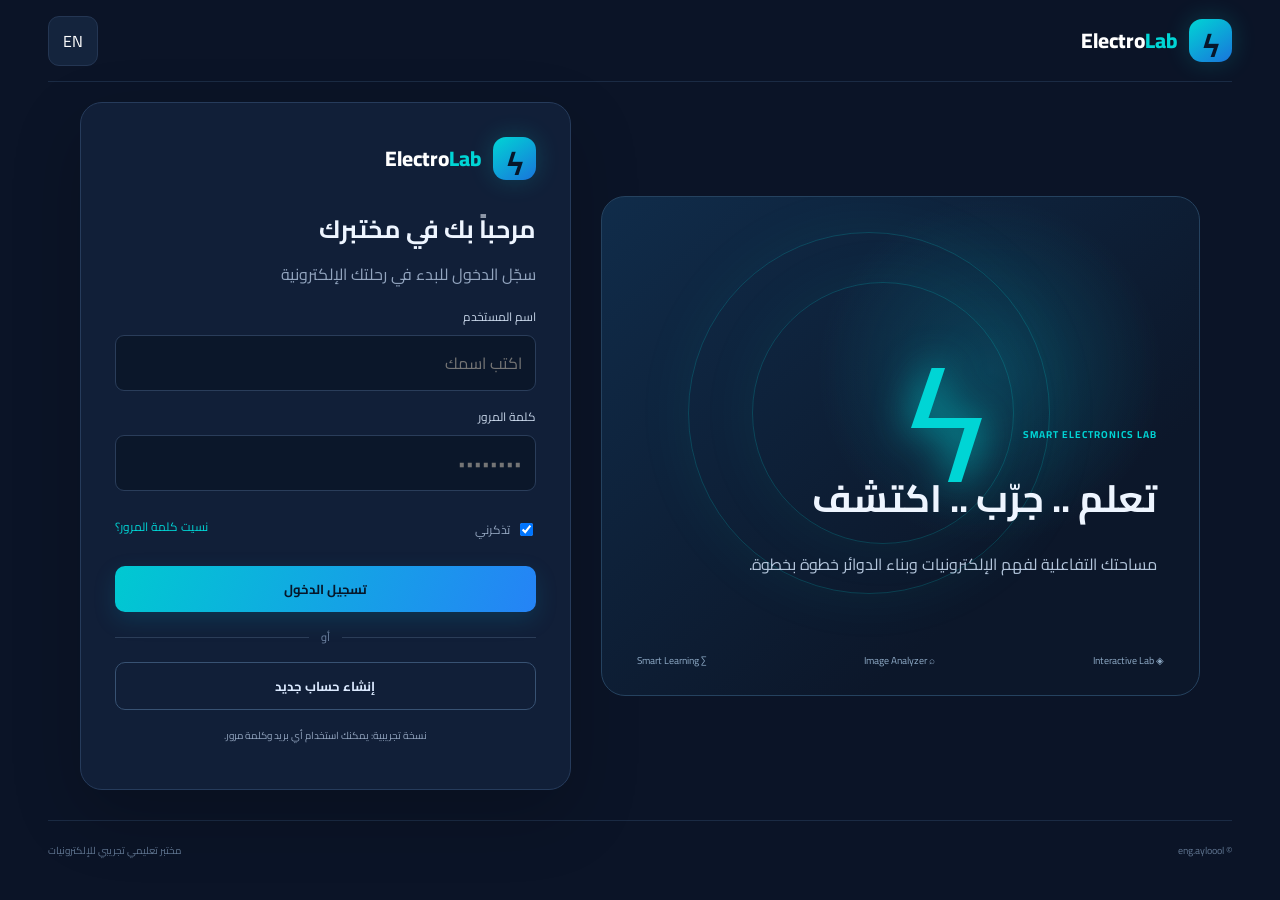
<file: meters.html>
<!DOCTYPE html><html lang="ar" dir="rtl" data-page="meters"><head><meta charset="UTF-8"><meta name="viewport" content="width=device-width,initial-scale=1"><title>ElectroLab | مختبر أجهزة القياس</title><link rel="stylesheet" href="style.css"><link rel="stylesheet" href="simulations.css"></head><body><div class="app-shell"><aside class="sidebar" id="sidebar"><a class="brand" href="home.html"><span class="brand-mark">ϟ</span><span>Electro<span>Lab</span><small>المختبر الإلكتروني الذكي</small></span></a><nav><a class="nav-link" href="home.html"><b>⌂</b><span>الرئيسية</span></a><a class="nav-link" href="lab.html"><b>⌁</b><span>المختبر الافتراضي</span></a><a class="nav-link" href="experiments.html"><b>⚗</b><span>التجارب</span></a><a class="nav-link" href="circuit-builder.html"><b>⚡</b><span>محاكي الدوائر</span></a><a class="nav-link" href="conductors.html"><b>◈</b><span>الموصلات والعوازل</span></a><a class="nav-link" href="current-flow.html"><b>〰</b><span>تدفق التيار</span></a><a class="nav-link" href="meters.html"><b>▣</b><span>أجهزة القياس</span></a><a class="nav-link" href="laws.html"><b>∑</b><span>القوانين</span></a><a class="nav-link" href="quiz.html"><b>☷</b><span>الاختبارات</span></a><a class="nav-link" href="profile.html"><b>◉</b><span>الملف الشخصي</span></a></nav><div class="side-bottom"><div class="online-dot"></div><span>المختبر جاهز للتجربة</span></div></aside><main class="main"><header class="topbar"><button class="mobile-menu" id="mobileMenu">☰</button><div><div class="eyebrow">مساحة التعلم والتجربة</div><div class="page-heading" id="pageHeading">مختبر أجهزة القياس</div></div><div class="top-actions"><button class="lang-btn" id="langToggle">EN</button><div class="avatar" id="avatar">E</div></div></header><section class="page active"><div class="section-title"><div><h2>تعلّم القياس داخل الدائرة</h2><p class="muted">اختر جهاز القياس، أدخل قيم الدائرة، ثم اقرأ القياس الافتراضي.</p></div></div><div class="sim-layout"><div class="panel"><h3>جهاز القياس</h3><div class="meter-tabs"><button class="selected" data-meter="voltage">الفولتميتر V</button><button data-meter="current">الأميتر A</button><button data-meter="resistance">الأوميتر Ω</button></div><div class="meter-device"><div class="meter-screen" id="meterScreen">12.0 V</div><div class="meter-knob">◉</div><small id="meterName">Voltmeter · يقيس فرق الجهد</small></div></div><div class="panel"><h3>قيم الدائرة</h3><label class="field-label">الجهد (V)<input id="meterVoltage" type="number" value="12" min="0" step="any"></label><label class="field-label">المقاومة (Ω)<input id="meterResistance" type="number" value="6" min="0.01" step="any"></label><button class="primary" id="readMeter">اقرأ القياس</button><div class="result-panel" id="meterResult">اختر الجهاز واضغط اقرأ القياس.</div></div></div><div class="panel learning-note"><b>تذكّر</b><p>يوصل الفولتميتر على التوازي لقياس فرق الجهد، والأميتر على التوالي لقياس التيار، والأوميتر لقياس المقاومة بعد فصل التغذية عن الدائرة.</p></div></section><footer><span>© eng.ayloool</span><span>مختبر تعليمي تجريبي للإلكترونيات</span></footer></main></div><div class="toast" id="toast"></div><script src="app.js"></script><script src="meters-sim.js"></script></body></html>
</file>
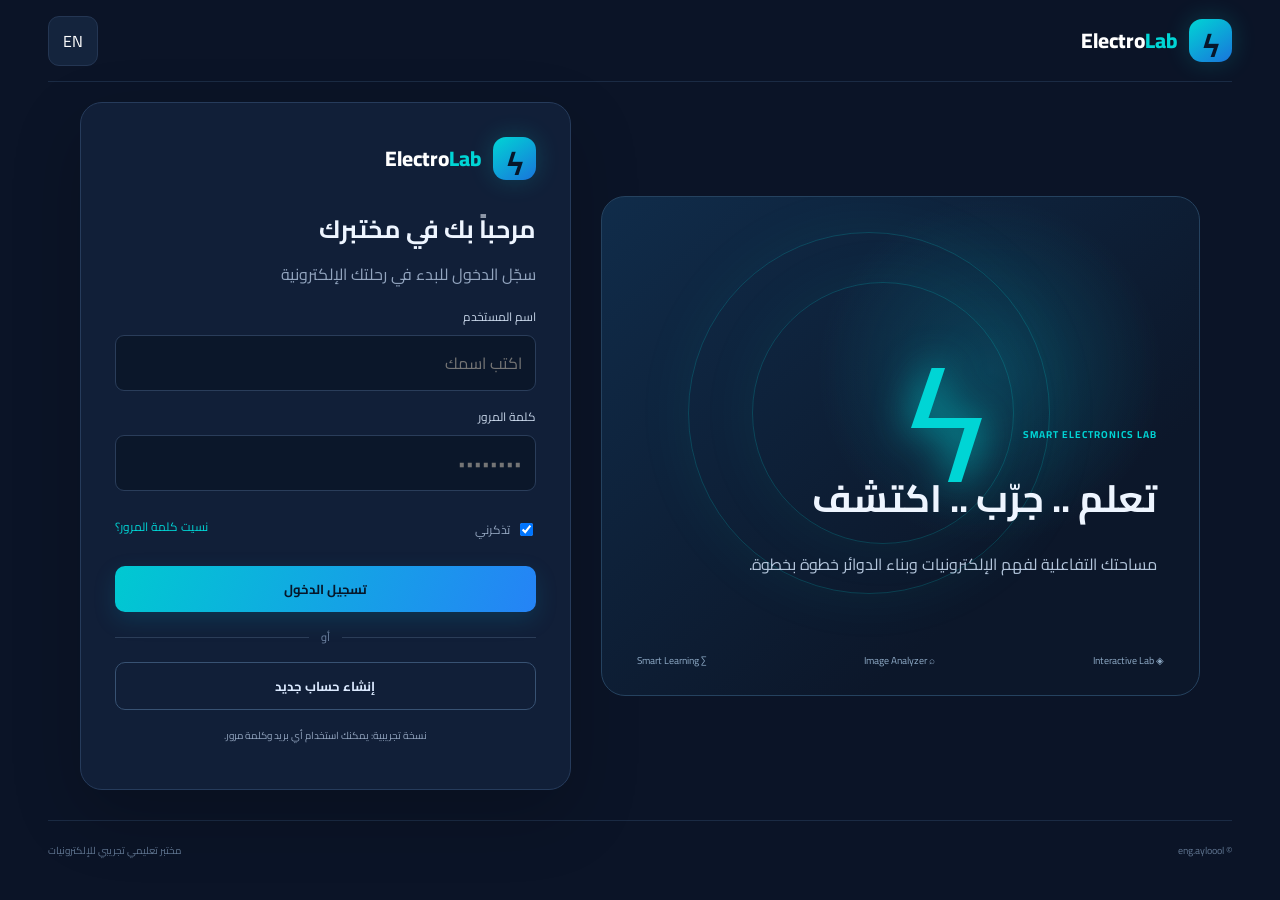
<file: profile.html>
<!DOCTYPE html>
<html lang="ar" dir="rtl" data-page="profile">
<head>
  <meta charset="UTF-8">
  <meta name="viewport" content="width=device-width, initial-scale=1.0">
  <title>ElectroLab | المختبر الإلكتروني الذكي</title>
  <link rel="stylesheet" href="style.css">
</head>
<body>
  <div class="app-shell">
    <aside class="sidebar" id="sidebar">
      <a class="brand" href="home.html"><span class="brand-mark">ϟ</span><span>Electro<span>Lab</span><small data-i18n="brandSub">المختبر الإلكتروني الذكي</small></span></a>
      <nav><a class="nav-link" href="home.html"><b>⌂</b><span data-i18n="home">home</span></a>
<a class="nav-link" href="lab.html"><b>⌁</b><span data-i18n="lab">lab</span></a>
<a class="nav-link" href="analyzer.html"><b>⌕</b><span data-i18n="analyzer">analyzer</span></a>
<a class="nav-link" href="experiments.html"><b>⚗</b><span data-i18n="experiments">experiments</span></a>
<a class="nav-link" href="circuit-builder.html"><b>⚡</b><span>محاكي الدوائر</span></a>
<a class="nav-link" href="conductors.html"><b>◈</b><span>الموصلات والعوازل</span></a>
<a class="nav-link" href="current-flow.html"><b>〰</b><span>تدفق التيار</span></a>
<a class="nav-link" href="meters.html"><b>▣</b><span>أجهزة القياس</span></a>
<a class="nav-link" href="laws.html"><b>∑</b><span data-i18n="laws">laws</span></a>
<a class="nav-link" href="quiz.html"><b>☷</b><span data-i18n="quiz">quiz</span></a>
<a class="nav-link active" href="profile.html"><b>◉</b><span data-i18n="profile">profile</span></a></nav>
      <div class="side-bottom"><div class="online-dot"></div><span data-i18n="ready">المختبر جاهز للتجربة</span></div>
    </aside>
    <main class="main">
      <header class="topbar">
        <button class="mobile-menu" id="mobileMenu">☰</button>
        <div><div class="eyebrow" data-i18n="workspace">مساحة التعلم والتجربة</div><div class="page-heading" id="pageHeading" data-i18n="profile">profile</div></div>
        <div class="top-actions"><button class="lang-btn" id="langToggle">EN</button><div class="avatar" id="avatar">E</div></div>
      </header>
      <section class="page active">
        <div class="section-title"><div><h2 data-i18n="profileTitle">ملفي الشخصي</h2><p class="muted" data-i18n="profileIntro">مساحتك لمتابعة رحلة التعلم.</p></div></div>
        <div class="profile-header panel"><div class="profile-avatar" id="profileAvatar">E</div><div><h2 id="profileName">متعلم ElectroLab</h2><p class="muted" id="profileEmail">student@example.com</p></div><span class="level-tag" data-i18n="beginner">مبتدئ</span></div>
        <div class="stats-grid"><div class="stat-card"><span data-i18n="completedExperiments">التجارب المكتملة</span><strong id="completedCount">0</strong></div><div class="stat-card"><span data-i18n="quizPoints">نقاط الاختبارات</span><strong id="profilePoints">0</strong></div><div class="stat-card"><span data-i18n="learningLevel">مستوى التعلم</span><strong>01</strong></div></div>
        <div class="panel"><h3 data-i18n="yourJourney">رحلتك في المختبر</h3><p class="muted" data-i18n="profileProgress">ابدأ تجربة أو أكمل اختباراً لتظهر إنجازاتك هنا.</p><div class="progress"><span id="profileProgress"></span></div><button class="outline logout-btn" id="logout" data-i18n="logout">تسجيل الخروج</button></div>
      </section>
      <footer><span>© eng.ayloool</span><span data-i18n="footer">مختبر تعليمي تجريبي للإلكترونيات</span></footer>
    </main>
  </div>
  <div class="toast" id="toast"></div>
  <script src="app.js"></script>
</body></html>
</file>
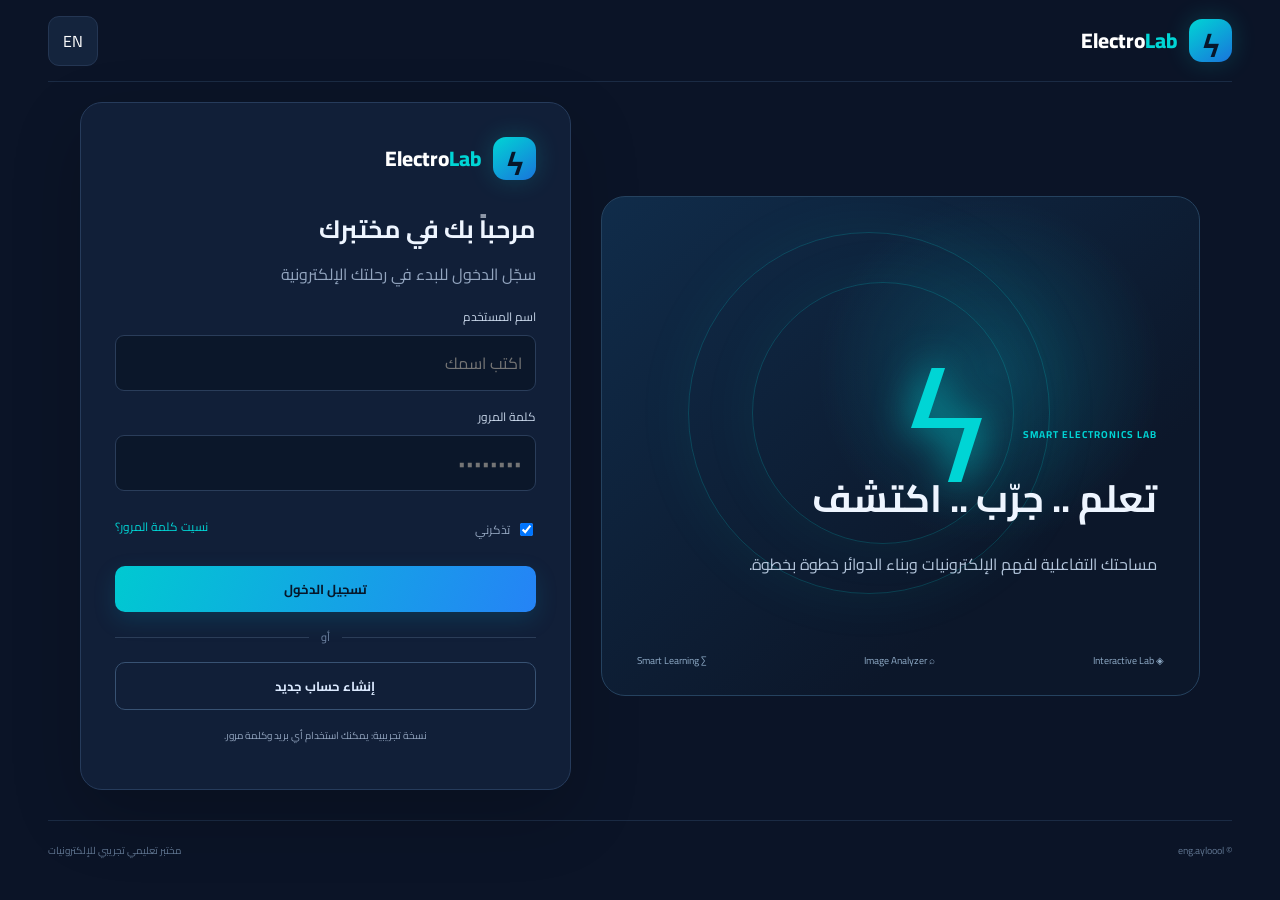
<file: quiz.html>
<!DOCTYPE html>
<html lang="ar" dir="rtl" data-page="quiz">
<head>
  <meta charset="UTF-8">
  <meta name="viewport" content="width=device-width, initial-scale=1.0">
  <title>ElectroLab | المختبر الإلكتروني الذكي</title>
  <link rel="stylesheet" href="style.css">
</head>
<body>
  <div class="app-shell">
    <aside class="sidebar" id="sidebar">
      <a class="brand" href="home.html"><span class="brand-mark">ϟ</span><span>Electro<span>Lab</span><small data-i18n="brandSub">المختبر الإلكتروني الذكي</small></span></a>
      <nav><a class="nav-link" href="home.html"><b>⌂</b><span data-i18n="home">home</span></a>
<a class="nav-link" href="lab.html"><b>⌁</b><span data-i18n="lab">lab</span></a>
<a class="nav-link" href="analyzer.html"><b>⌕</b><span data-i18n="analyzer">analyzer</span></a>
<a class="nav-link" href="experiments.html"><b>⚗</b><span data-i18n="experiments">experiments</span></a>
<a class="nav-link" href="circuit-builder.html"><b>⚡</b><span>محاكي الدوائر</span></a>
<a class="nav-link" href="conductors.html"><b>◈</b><span>الموصلات والعوازل</span></a>
<a class="nav-link" href="current-flow.html"><b>〰</b><span>تدفق التيار</span></a>
<a class="nav-link" href="meters.html"><b>▣</b><span>أجهزة القياس</span></a>
<a class="nav-link" href="laws.html"><b>∑</b><span data-i18n="laws">laws</span></a>
<a class="nav-link active" href="quiz.html"><b>☷</b><span data-i18n="quiz">quiz</span></a>
<a class="nav-link" href="profile.html"><b>◉</b><span data-i18n="profile">profile</span></a></nav>
      <div class="side-bottom"><div class="online-dot"></div><span data-i18n="ready">المختبر جاهز للتجربة</span></div>
    </aside>
    <main class="main">
      <header class="topbar">
        <button class="mobile-menu" id="mobileMenu">☰</button>
        <div><div class="eyebrow" data-i18n="workspace">مساحة التعلم والتجربة</div><div class="page-heading" id="pageHeading" data-i18n="quiz">quiz</div></div>
        <div class="top-actions"><button class="lang-btn" id="langToggle">EN</button><div class="avatar" id="avatar">E</div></div>
      </header>
      <section class="page active">
        <div class="section-title"><div><h2 data-i18n="quizTitle">اختبر معلوماتك</h2><p class="muted" data-i18n="quizIntro">في كل جولة 5 أسئلة مختلفة يتم اختيارها عشوائياً من بنك أسئلة متنوع.</p></div></div>
        <div class="panel quiz-panel"><div class="quiz-top"><span class="tag" id="questionCount">QUESTION 1 / 5</span><span class="score-chip"><span data-i18n="score">النقاط</span>: <b id="quizScore">0</b></span></div><div class="progress"><span id="quizProgress"></span></div><h2 id="questionText"></h2><div id="answerOptions" class="answer-options"></div><div class="quiz-bottom"><span id="quizFeedback" class="muted"></span><button class="primary" id="nextQuestion" disabled data-i18n="next">التالي</button></div></div>
      </section>
      <footer><span>© eng.ayloool</span><span data-i18n="footer">مختبر تعليمي تجريبي للإلكترونيات</span></footer>
    </main>
  </div>
  <div class="toast" id="toast"></div>
  <script src="app.js"></script>
</body></html>
</file>
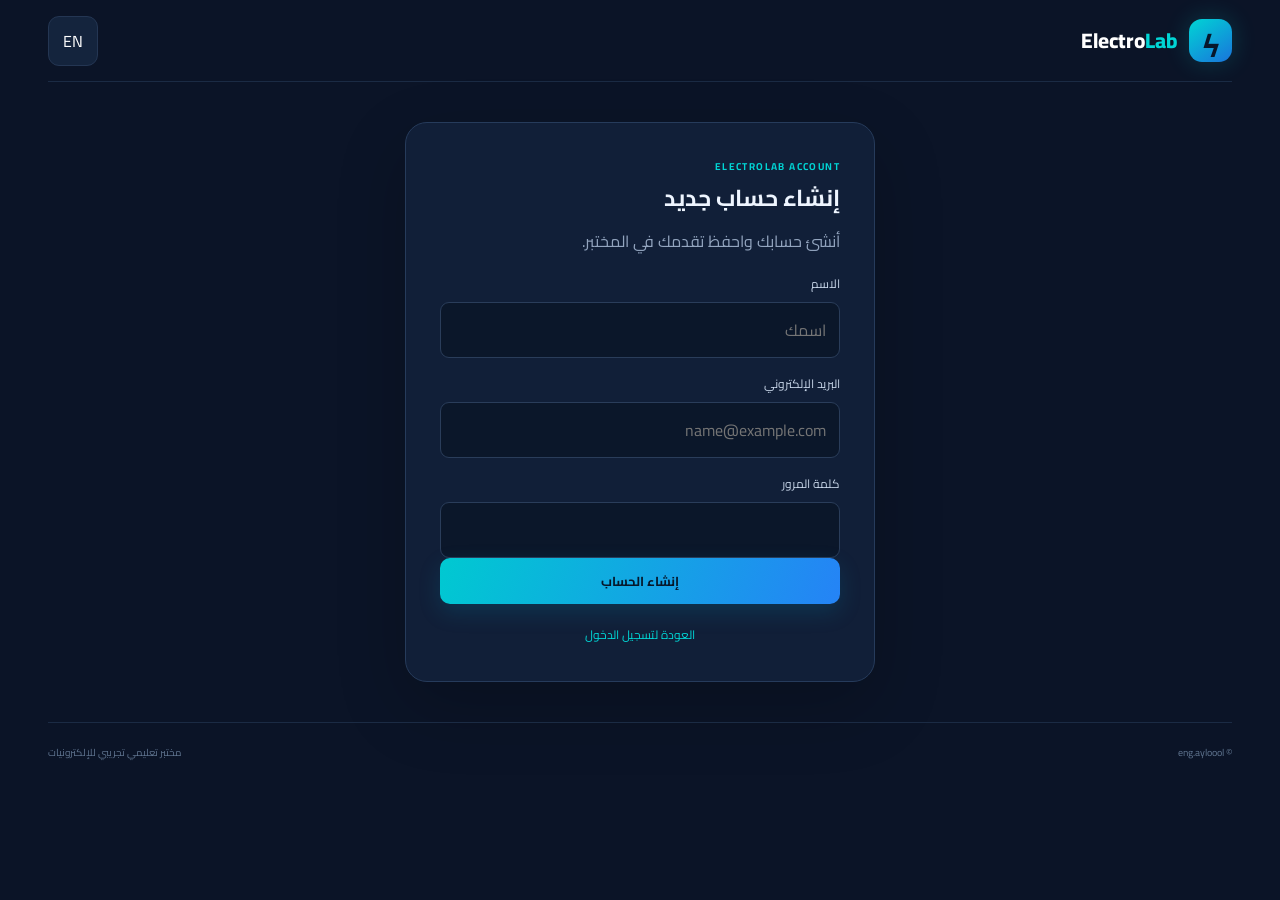
<file: register.html>
<!DOCTYPE html>
<html lang="ar" dir="rtl" data-page="register">
<head>
  <meta charset="UTF-8">
  <meta name="viewport" content="width=device-width, initial-scale=1.0">
  <title>ElectroLab | المختبر الإلكتروني الذكي</title>
  <link rel="stylesheet" href="style.css">
</head>
<body>
  <main class="main auth-main"><header class="auth-topbar"><a class="brand" href="login.html"><span class="brand-mark">ϟ</span><span>Electro<span>Lab</span></span></a><button class="lang-btn" id="langToggle">EN</button></header><section class="page active" id="registerPage"><div class="narrow-card"><div class="section-kicker">ELECTROLAB ACCOUNT</div><h2 data-i18n="createAccount">إنشاء حساب جديد</h2><p class="muted" data-i18n="registerHint">أنشئ حسابك واحفظ تقدمك في المختبر.</p><form id="registerForm"><label data-i18n="fullName">الاسم</label><input id="regName" required placeholder="اسمك"><label data-i18n="email">البريد الإلكتروني</label><input id="regEmail" type="email" required placeholder="name@example.com"><label data-i18n="password">كلمة المرور</label><input id="regPassword" type="password" required minlength="4"><button class="primary full" type="submit" data-i18n="register">إنشاء الحساب</button></form><button class="text-button" id="backLogin" data-i18n="backLogin">العودة لتسجيل الدخول</button></div></section>
    <footer><span>© eng.ayloool</span><span data-i18n="footer">مختبر تعليمي تجريبي للإلكترونيات</span></footer>
  </main>
  <div class="toast" id="toast"></div>
  <script src="app.js"></script>
</body></html>
</file>
<file: style.css>
@import url('https://fonts.googleapis.com/css2?family=Cairo:wght@400;500;600;700;800&family=Inter:wght@400;500;600;700;800&display=swap');
:root{--bg:#0b1427;--panel:#111f38;--panel2:#152743;--line:#243653;--text:#eef5ff;--muted:#93a5bf;--cyan:#00d5d5;--blue:#3685ff;--radius:18px}
*{box-sizing:border-box}body{margin:0;background:var(--bg);color:var(--text);font-family:'Cairo','Inter',sans-serif;min-height:100vh}button,input{font:inherit}button{cursor:pointer}.app-shell{display:flex;min-height:100vh}.sidebar{width:250px;background:#0e1a30;border-left:1px solid #1d2d48;padding:28px 18px;display:flex;flex-direction:column;flex-shrink:0;z-index:5}.brand{display:flex;align-items:center;gap:11px;color:white;text-decoration:none;font-size:21px;font-weight:800;margin:0 7px 42px}.brand>span:last-child>span{color:var(--cyan)}.brand small{display:block;color:#7f94b3;font-size:10px;font-weight:500;margin-top:-3px}.brand-mark{width:43px;height:43px;display:grid;place-items:center;background:linear-gradient(145deg,#00d5d5,#1974db);border-radius:13px;color:#07172b;font-size:29px;box-shadow:0 0 25px #00d5d533}.sidebar nav{display:grid;gap:8px}.nav-link{border:0;background:transparent;color:#9aacc5;text-align:right;padding:13px 14px;border-radius:12px;display:flex;gap:13px;align-items:center;font-size:14px;transition:.2s}.nav-link b{font-size:21px;width:24px;text-align:center;color:#7186a5}.nav-link:hover,.nav-link.active{background:#172d4b;color:white}.nav-link.active{box-shadow:inset -3px 0 var(--cyan)}.nav-link.active b{color:var(--cyan)}.side-bottom{margin-top:auto;color:#8fa5bf;font-size:11px;display:flex;align-items:center;gap:9px;padding:15px 9px}.online-dot,.live-label i{width:8px;height:8px;border-radius:50%;background:#32d69a;box-shadow:0 0 10px #32d69a}.main{flex:1;min-width:0;padding:0 38px;max-width:1600px;margin:auto}.topbar{height:100px;display:flex;align-items:center;justify-content:space-between;border-bottom:1px solid #1b2b44;margin-bottom:30px}.eyebrow,.section-kicker{color:var(--cyan);font-size:10px;letter-spacing:1.4px;font-weight:700}.page-heading{font-size:20px;font-weight:800}.top-actions{display:flex;align-items:center;gap:14px}.lang-btn,.avatar,.mobile-menu{border:1px solid var(--line);background:#14243d;color:white;border-radius:11px;padding:9px 14px}.avatar{width:39px;height:39px;border-radius:50%;display:grid;place-items:center;background:#1b4771;color:var(--cyan);font-weight:800}.mobile-menu{display:none}.page{display:none;animation:fade .25s ease}.page.active{display:block}@keyframes fade{from{opacity:.4;transform:translateY(5px)}to{opacity:1;transform:none}}h1,h2,h3,p{margin-top:0}h2{font-size:23px;margin-bottom:7px}h3{font-size:16px;margin-bottom:8px}.muted{color:var(--muted)}.small{font-size:12px}.tag{font-size:10px;letter-spacing:1px;color:var(--cyan);font-weight:700}.primary,.outline{border-radius:10px;padding:11px 19px;font-weight:700;font-size:13px;transition:.2s}.primary{background:linear-gradient(110deg,#00c9d1,#2583f6);border:0;color:#06172a;box-shadow:0 8px 22px #008db333}.primary:hover{filter:brightness(1.12);transform:translateY(-1px)}.outline{background:transparent;border:1px solid #385273;color:#dceaff}.outline:hover{border-color:var(--cyan);color:var(--cyan)}.full{width:100%}.text-link,.text-button{color:var(--cyan);text-decoration:none;font-size:12px;background:none;border:0}.form-row{display:flex;justify-content:space-between;align-items:center;margin:13px 0 18px;font-size:12px}.check{display:flex;align-items:center;gap:6px;color:var(--muted)}label{display:block;font-size:12px;color:#c7d5e8;margin:14px 0 7px}input:not([type=checkbox]):not([type=file]){width:100%;background:#0b172a;border:1px solid #2a3d5a;color:white;padding:12px 13px;border-radius:9px;outline:none}input:focus{border-color:var(--cyan)!important;box-shadow:0 0 0 3px #00d5d51a}.tiny{font-size:10px;text-align:center;margin-top:16px}.login-layout{min-height:620px;display:grid;grid-template-columns:1.1fr .9fr;gap:30px;align-items:center;max-width:1120px;margin:0 auto}.login-art{min-height:500px;border:1px solid #25425f;border-radius:24px;padding:42px;position:relative;overflow:hidden;background:radial-gradient(circle at 65% 35%,#087c9360,transparent 34%),linear-gradient(140deg,#102c4a,#0c172a 72%)}.login-art:before,.login-art:after{content:"";position:absolute;border:1px solid #00d5d533;border-radius:50%;width:360px;height:360px;right:25%;top:7%;box-shadow:0 0 60px #00d5d511}.login-art:after{width:260px;height:260px;right:31%;top:17%}.circuit-orbit{position:absolute;right:34%;top:18%;font-size:150px;color:var(--cyan);text-shadow:0 0 40px #00d5d5;z-index:1}.login-art-copy{position:absolute;bottom:100px;right:42px;left:35px;z-index:2}.login-art-copy h1{font-size:38px;margin:15px 0}.login-art-copy p{color:#b4c6dc;max-width:430px}.mini-features{position:absolute;bottom:25px;right:35px;left:35px;display:flex;justify-content:space-between;gap:8px;color:#8da9c5;font-size:10px}.login-card,.narrow-card{background:#111f38;border:1px solid #263b5b;border-radius:22px;padding:34px;box-shadow:0 25px 70px #0003}.login-brand{margin:0 0 25px}.login-card h2{font-size:25px}.or{display:flex;align-items:center;gap:12px;color:#7186a5;font-size:11px;margin:15px 0}.or:before,.or:after{content:"";height:1px;background:#2b3d58;flex:1}.narrow-card{max-width:470px;margin:40px auto}.narrow-card .text-button{display:block;margin:18px auto 0}.hero-banner{background:radial-gradient(circle at 80% 50%,#008e9b55,transparent 25%),linear-gradient(110deg,#142b4b,#10203a);border:1px solid #284664;border-radius:22px;padding:36px 40px;display:flex;justify-content:space-between;align-items:center;min-height:245px;overflow:hidden}.hero-banner h1{font-size:31px;margin:13px 0}.hero-banner p{color:#b1c3d9;max-width:520px;font-size:13px}.hero-symbol{font-size:150px;color:#00d5d5;text-shadow:0 0 45px #00d5d566;margin-left:60px}.section-title{display:flex;justify-content:space-between;align-items:center;margin:32px 0 18px}.section-title p{font-size:12px;margin:0}.feature-grid{display:grid;grid-template-columns:repeat(3,1fr);gap:15px}.feature-card,.panel,.experiment-card,.stat-card{background:var(--panel);border:1px solid #243957;border-radius:16px}.feature-card{padding:20px;min-height:175px;position:relative;cursor:pointer;transition:.2s}.feature-card:hover{transform:translateY(-3px);border-color:#00bfc8}.feature-icon{width:42px;height:42px;border-radius:12px;display:grid;place-items:center;font-size:24px;margin-bottom:14px}.cyan{background:#00d5d51c;color:#00d5d5}.blue{background:#3685ff20;color:#5b9bff}.purple{background:#9a6aff20;color:#b89aff}.orange{background:#ffae4420;color:#ffbd67}.pink{background:#f66eaa20;color:#ff88ba}.green{background:#36d69a20;color:#36d69a}.feature-card h3{font-size:14px}.feature-card p{font-size:11px;color:var(--muted);max-width:230px}.card-arrow{position:absolute;left:19px;bottom:17px;color:#65809f}.panel{padding:22px}.lab-layout{display:grid;grid-template-columns:230px 1fr;gap:17px}.component-list{display:grid;grid-template-columns:1fr 1fr;gap:9px;margin-top:20px}.component{background:#0c192d;border:1px solid #263d5a;border-radius:11px;color:#dce9f8;padding:12px 5px;display:flex;flex-direction:column;align-items:center;gap:7px;font-size:11px}.component:hover{border-color:var(--cyan)}.part-art{font-size:26px;height:33px;color:var(--cyan)}.resistor{color:#e7b46b}.led{color:#ff646e}.board-head{display:flex;justify-content:space-between;align-items:center}.live-label{font-size:10px;color:#69dcae;display:flex;align-items:center;gap:7px}.breadboard{height:300px;margin:16px 0;background-color:#e4e9ec;border-radius:12px;position:relative;overflow:hidden;background-image:radial-gradient(#9caab3 1.2px,transparent 1.2px);background-size:17px 17px;background-position:8px 8px}.rail{position:absolute;top:28px;bottom:28px;right:22px;width:8px;background:linear-gradient(#e46a70 0 45%,transparent 45% 55%,#398edb 55%);border-radius:8px}.board-holes{position:absolute;inset:0;background:linear-gradient(90deg,transparent 0 48%,#c2cbd0 48% 52%,transparent 52%);opacity:.3}.board-empty{position:absolute;inset:0;display:grid;place-items:center;color:#657684;font-size:12px;text-align:center;padding:20px}.placed-parts{position:absolute;inset:20px 55px 20px 20px;display:flex;align-content:center;align-items:center;justify-content:center;gap:18px;flex-wrap:wrap}.placed-part{background:#142b47;color:white;border:1px solid #00cdd3;border-radius:9px;padding:10px 13px;font-size:11px;box-shadow:0 4px 12px #0002}.board-actions{display:flex;align-items:center;gap:15px}.result-text{font-size:11px;color:var(--muted)}.analyzer-layout,.law-layout{display:grid;grid-template-columns:1fr 1fr;gap:18px}.upload-zone{border:1px dashed #3a5878;border-radius:15px;padding:35px 15px;text-align:center;background:#0d1a2e}.upload-icon{font-size:38px;color:var(--cyan)}.upload-zone p{font-size:12px}.upload-zone input{display:none}.image-preview{width:100%;max-height:230px;object-fit:contain;margin:14px 0;border-radius:10px}.upload-panel .primary{margin-top:15px}.empty-state{text-align:center;padding:45px 10px;color:var(--muted);font-size:12px}.empty-icon{font-size:42px;color:#3f6387}.notice{font-size:10px;line-height:1.9;color:#c3a875;background:#6e54251c;border:1px solid #735d342e;padding:12px;border-radius:10px}.analysis-item{padding:12px;border-bottom:1px solid var(--line);display:flex;gap:12px;align-items:center}.analysis-item b{color:var(--cyan)}.experiment-grid{display:grid;grid-template-columns:repeat(3,1fr);gap:15px}.experiment-card{overflow:hidden}.experiment-visual{height:145px;display:grid;place-items:center;font-size:25px;font-weight:800;color:#d9faff;background:radial-gradient(circle,#125b76,#10233c)}.ohm-visual{background:radial-gradient(circle,#284f82,#14203a);font-size:34px}.series-visual{background:radial-gradient(circle,#53427a,#1c2342);font-size:22px}.experiment-content{padding:17px}.experiment-content h3{margin-top:10px}.experiment-content p{font-size:11px;color:var(--muted);min-height:38px}.experiment-content button{font-size:11px;padding:8px 13px}.experiment-detail{margin-top:18px;min-height:90px}.experiment-detail li{color:#b9c8da;font-size:12px;margin:8px 0}.law-cards{display:grid;gap:12px}.law-card{padding:17px;border-radius:12px;background:#0d1a2e;border:1px solid #263a57}.law-card span{font-size:9px;letter-spacing:1.3px;color:var(--cyan)}.law-card strong{display:block;font-size:26px;margin:5px 0}.law-card p{font-size:11px;color:var(--muted);margin:0}.calculator input{margin-bottom:5px}.calc-result{margin-top:15px;background:#0c1a2d;border:1px solid #29435f;border-radius:10px;padding:14px;color:var(--cyan);font-size:13px}.quiz-panel{max-width:780px;margin:25px auto;padding:28px}.quiz-top,.quiz-bottom{display:flex;justify-content:space-between;align-items:center}.score-chip{font-size:12px;color:var(--muted)}.score-chip b{color:var(--cyan)}.progress{height:6px;background:#263853;border-radius:10px;margin:17px 0 28px;overflow:hidden}.progress span{display:block;height:100%;width:0;background:linear-gradient(90deg,var(--cyan),var(--blue));transition:.3s}.quiz-panel h2{font-size:20px;line-height:1.8;margin-bottom:22px}.answer-options{display:grid;gap:10px}.answer-option{background:#0c1a2d;border:1px solid #2b405e;border-radius:10px;padding:13px;text-align:right;color:#dce8f6;font-size:13px}.answer-option.selected{border-color:var(--cyan);background:#00d5d510}.answer-option.correct{border-color:#34ce91}.answer-option.wrong{border-color:#f16b75}.quiz-bottom{margin-top:22px}.profile-header{display:flex;align-items:center;gap:17px}.profile-avatar{width:60px;height:60px;border-radius:18px;background:linear-gradient(140deg,#00cfd2,#287df1);display:grid;place-items:center;color:#07192c;font-size:27px;font-weight:800}.profile-header h2{margin:0}.profile-header p{font-size:12px;margin:3px 0}.level-tag{margin-right:auto;border:1px solid #315577;color:var(--cyan);border-radius:20px;padding:6px 14px;font-size:11px}.stats-grid{display:grid;grid-template-columns:repeat(3,1fr);gap:15px;margin:18px 0}.stat-card{padding:20px}.stat-card span{display:block;color:var(--muted);font-size:11px}.stat-card strong{font-size:29px;color:var(--cyan)}.logout-btn{margin-top:18px}footer{border-top:1px solid #1b2b44;margin-top:55px;padding:20px 0;color:#607590;font-size:10px;display:flex;justify-content:space-between}.toast{position:fixed;bottom:22px;left:22px;background:#173b54;border:1px solid #00bfc8;color:white;padding:12px 18px;border-radius:10px;opacity:0;transform:translateY(10px);transition:.25s;pointer-events:none;font-size:12px;z-index:20}.toast.show{opacity:1;transform:none}
html[dir=ltr] .sidebar{border-left:0;border-right:1px solid #1d2d48}html[dir=ltr] .nav-link{text-align:left}html[dir=ltr] .nav-link.active{box-shadow:inset 3px 0 var(--cyan)}html[dir=ltr] .main{direction:ltr}html[dir=ltr] .brand{direction:ltr}html[dir=ltr] .rail{right:auto;left:22px}html[dir=ltr] .placed-parts{inset:20px 20px 20px 55px}html[dir=ltr] .answer-option{text-align:left}html[dir=ltr] .level-tag{margin-left:auto;margin-right:0}
@media(max-width:950px){.sidebar{width:220px}.main{padding:0 22px}.feature-grid{grid-template-columns:repeat(2,1fr)}.login-layout{grid-template-columns:1fr 1fr}.login-art{padding:25px}.login-art-copy{right:25px}.hero-symbol{margin:0}}
@media(max-width:700px){.sidebar{position:fixed;top:0;bottom:0;right:-260px;transition:.25s;width:250px}.sidebar.open{right:0}.main{padding:0 15px}.topbar{height:78px;margin-bottom:20px}.mobile-menu{display:block}.topbar>div:nth-child(2){margin-right:auto;margin-left:12px}.page-heading{font-size:16px}.login-layout{display:block;min-height:0}.login-art{min-height:260px;margin-bottom:15px}.login-art-copy{bottom:45px}.login-art-copy h1{font-size:25px}.circuit-orbit{font-size:90px;right:65%;top:8%}.mini-features{display:none}.login-card{padding:23px}.hero-banner{padding:25px;min-height:220px}.hero-banner h1{font-size:24px}.hero-symbol{font-size:75px}.feature-grid,.experiment-grid{grid-template-columns:1fr 1fr}.lab-layout,.analyzer-layout,.law-layout{grid-template-columns:1fr}.component-list{grid-template-columns:repeat(3,1fr)}.experiment-visual{height:110px;font-size:18px}.stats-grid{grid-template-columns:1fr}.profile-header{flex-wrap:wrap}.section-title{align-items:flex-start;gap:10px}.quiz-panel{padding:19px}.board-actions{align-items:flex-start;flex-direction:column}.feature-card{min-height:160px}}
@media(max-width:420px){.feature-grid,.experiment-grid{grid-template-columns:1fr}.hero-symbol{display:none}.hero-banner h1{font-size:21px}.mini-features{display:none}}

/* Separate-page navigation and authentication layout */
.auth-main{max-width:1240px;margin:0 auto;padding:0 28px}.auth-topbar{height:82px;display:flex;align-items:center;justify-content:space-between;border-bottom:1px solid #1b2b44;margin-bottom:20px}.auth-topbar .brand{margin:0}.auth-main>.page{display:block}.auth-main footer{margin-top:30px}
@media(max-width:700px){.auth-main{padding:0 15px}.auth-topbar{height:68px}}

/* Expanded interactive laws library */
.law-toolbar{display:flex;align-items:center;justify-content:space-between;gap:14px;margin:18px 0 15px}.law-search-wrap{display:flex;align-items:center;gap:10px;max-width:520px;flex:1;background:#0b172a;border:1px solid #2a3d5a;border-radius:11px;padding:0 13px;color:var(--cyan)}.law-search-wrap input{border:0!important;box-shadow:none!important;background:transparent!important;padding:12px 4px!important}.law-count{font-size:11px;color:var(--cyan);white-space:nowrap}.law-library{display:grid;grid-template-columns:repeat(3,minmax(0,1fr));gap:12px;margin-bottom:22px}.law-tile{min-width:0;text-align:right;padding:16px;border-radius:13px;background:#111f38;border:1px solid #263b5b;color:var(--text);display:flex;flex-direction:column;gap:8px;transition:.2s}.law-tile:hover,.law-tile.chosen{border-color:var(--cyan);transform:translateY(-2px);box-shadow:0 8px 24px #00d5d510}.law-tile-category{font-size:9px;color:var(--cyan);font-weight:700}.law-tile strong{font-size:13px}.law-tile b{font-size:16px;color:#e5f5ff;direction:ltr;text-align:right;overflow-wrap:anywhere}.law-tile small{font-size:10px;line-height:1.7;color:var(--muted)}.law-workbench{margin-top:12px}.law-workbench-head{display:flex;align-items:center;justify-content:space-between;gap:20px;margin-bottom:15px}.law-workbench-head h3{font-size:19px;margin:7px 0}.law-workbench-head p{font-size:11px;margin:0}.law-equation{padding:13px 18px;background:#0b172a;border:1px solid #28506b;border-radius:12px;color:var(--cyan);font-size:18px;font-weight:800;direction:ltr;white-space:nowrap}.law-input-grid{display:grid;grid-template-columns:repeat(4,minmax(0,1fr));gap:12px}.law-variable{margin:0!important;padding:11px;background:#0d1a2e;border:1px solid #263a57;border-radius:11px}.law-variable span{display:block;font-size:11px;min-height:28px}.law-variable span b{color:var(--cyan);margin:0 4px}.law-variable span small{color:#8198b5}.law-variable input{margin-top:8px}.law-actions{display:flex;gap:10px;margin-top:16px}.law-tip{margin:12px 0 0}.quiz-panel{min-height:390px}.quiz-panel .answer-option{transition:.2s}.quiz-panel .answer-option:hover:not(:disabled){border-color:var(--cyan);background:#00d5d50d}.quiz-panel .answer-option:disabled{cursor:default;opacity:1}
html[dir=ltr] .law-tile{text-align:left}html[dir=ltr] .law-tile b{text-align:left}html[dir=ltr] .law-search-wrap{direction:ltr}
@media(max-width:1050px){.law-library{grid-template-columns:repeat(2,minmax(0,1fr))}.law-input-grid{grid-template-columns:repeat(2,minmax(0,1fr))}}
@media(max-width:700px){.law-library{grid-template-columns:1fr 1fr;gap:8px}.law-tile{padding:12px}.law-tile strong{font-size:11px}.law-tile b{font-size:13px}.law-workbench-head{align-items:flex-start;flex-direction:column}.law-equation{font-size:15px}.law-input-grid{grid-template-columns:1fr 1fr}.law-toolbar{align-items:stretch;flex-direction:column}.law-search-wrap{max-width:none}.law-actions{flex-wrap:wrap}}
</file>
<file: simulations.css>
.sim-layout{display:grid;grid-template-columns:minmax(230px,.8fr) minmax(0,1.5fr);gap:18px;margin:18px 0}.sim-layout>.panel,.flow-panel{padding:22px}.sim-parts,.material-grid{display:grid;grid-template-columns:repeat(2,minmax(0,1fr));gap:10px;margin:18px 0}.sim-parts button,.material-grid button,.meter-tabs button{border:1px solid var(--line,#dce4ef);background:var(--surface,#fff);color:var(--text,#17243a);border-radius:12px;padding:14px 10px;cursor:pointer;font:inherit;transition:.2s}.sim-parts button:hover,.material-grid button:hover,.meter-tabs button:hover,.meter-tabs .selected{border-color:#00cbd0;background:rgba(0,205,210,.09);transform:translateY(-2px)}.sim-board-head,.sim-actions{display:flex;align-items:center;justify-content:space-between;gap:12px;flex-wrap:wrap}.circuit-canvas{min-height:290px;margin:16px 0;border-radius:16px;border:1px solid rgba(0,210,220,.25);background-color:#101d35;background-image:radial-gradient(rgba(0,215,220,.23) 1px,transparent 1px);background-size:20px 20px;display:flex;align-content:center;justify-content:center;align-items:center;gap:14px;flex-wrap:wrap;padding:20px;position:relative;overflow:hidden}.circuit-empty{color:#b5c8df}.placed-part{min-width:90px;padding:17px 12px;text-align:center;border:1px solid #00cbd0;border-radius:13px;color:#eafcff;background:rgba(0,210,220,.12);box-shadow:0 0 18px rgba(0,210,220,.12);font-weight:700}.placed-part small{display:block;color:#9cb9ce;font-weight:400;margin-top:5px}.circuit-canvas.running{box-shadow:inset 0 0 35px rgba(0,220,160,.18)}.circuit-canvas.running .placed-part{border-color:#4cf5b2;box-shadow:0 0 22px rgba(76,245,178,.35)}.result-text{font-size:.9rem;color:var(--muted,#718096)}.learning-note{padding:18px 22px;margin-top:16px;border-inline-start:4px solid #00cbd0}.learning-note p{margin-bottom:0;color:var(--muted,#718096);line-height:1.8}.conductor-scene{min-height:210px;background:linear-gradient(135deg,#111e37,#1d3451);border-radius:16px;margin:16px 0;padding:24px;display:flex;align-items:center;justify-content:space-around;gap:8px;color:#fff}.test-gap{display:flex;align-items:center;gap:8px;color:#d8eaff}.test-gap b{padding:15px;border:2px dashed #00cbd0;border-radius:12px;min-width:65px;text-align:center}.bulb{font-size:48px;filter:grayscale(1);transition:.25s}.bulb.lit{filter:none;filter:drop-shadow(0 0 16px #ffe66d)}.result-panel{padding:14px 16px;margin-top:14px;background:rgba(0,200,210,.08);border:1px solid rgba(0,200,210,.2);border-radius:12px;line-height:1.8}.flow-controls{display:grid;grid-template-columns:1fr 1fr;gap:24px}.flow-controls label{display:grid;gap:12px;font-weight:600}.flow-controls strong{color:#00aeb8}.flow-controls input{width:100%;accent-color:#00cbd0}.flow-visual{display:flex;align-items:center;gap:12px;margin:28px 0}.pipe-label{font-size:.8rem;color:var(--muted,#718096);white-space:nowrap}.flow-track{height:72px;flex:1;border:7px solid #00bfc8;border-radius:18px;background:#10223b;position:relative;overflow:hidden;display:flex;align-items:center}.flow-particles{position:absolute;inset:0;background-image:radial-gradient(circle,#a6ffff 3px,transparent 4px);background-size:34px 24px;animation:flowMove 1.2s linear infinite;opacity:.85}.flow-resistor{position:absolute;left:50%;transform:translateX(-50%);background:#f4bd65;color:#27334a;border-radius:8px;padding:8px 18px;font-weight:900;z-index:1}@keyframes flowMove{from{background-position:0 0}to{background-position:34px 0}}.flow-results{display:grid;grid-template-columns:repeat(3,1fr);gap:10px}.flow-results>div{padding:16px;border-radius:12px;background:rgba(0,200,210,.08);display:grid;gap:8px}.flow-results small{color:var(--muted,#718096)}.flow-results strong{font-size:1.2rem;color:#00aeb8}.meter-tabs{display:flex;gap:8px;flex-wrap:wrap;margin:15px 0}.meter-device{margin:18px auto 0;max-width:280px;padding:22px;border-radius:20px;background:linear-gradient(145deg,#25354a,#101b2c);color:#fff;text-align:center;box-shadow:0 15px 30px #0b142633}.meter-screen{background:#b5d7a6;color:#173321;padding:17px;border-radius:8px;font:700 2rem monospace;box-shadow:inset 0 0 10px #243d2b;margin-bottom:16px}.meter-knob{font-size:48px;color:#b7c5d5}.meter-device small{display:block;color:#c4d6e6}.field-label{display:grid;gap:8px;margin:14px 0;color:var(--muted,#718096)}.field-label input{padding:12px;border:1px solid var(--line,#dce4ef);border-radius:10px;background:var(--surface,#fff);color:var(--text,#17243a)}
@media(max-width:800px){.sim-layout{grid-template-columns:1fr}.flow-controls{grid-template-columns:1fr}.flow-results{grid-template-columns:1fr}.conductor-scene{flex-wrap:wrap}.flow-visual{gap:6px}.pipe-label{font-size:.7rem}}
</file>
